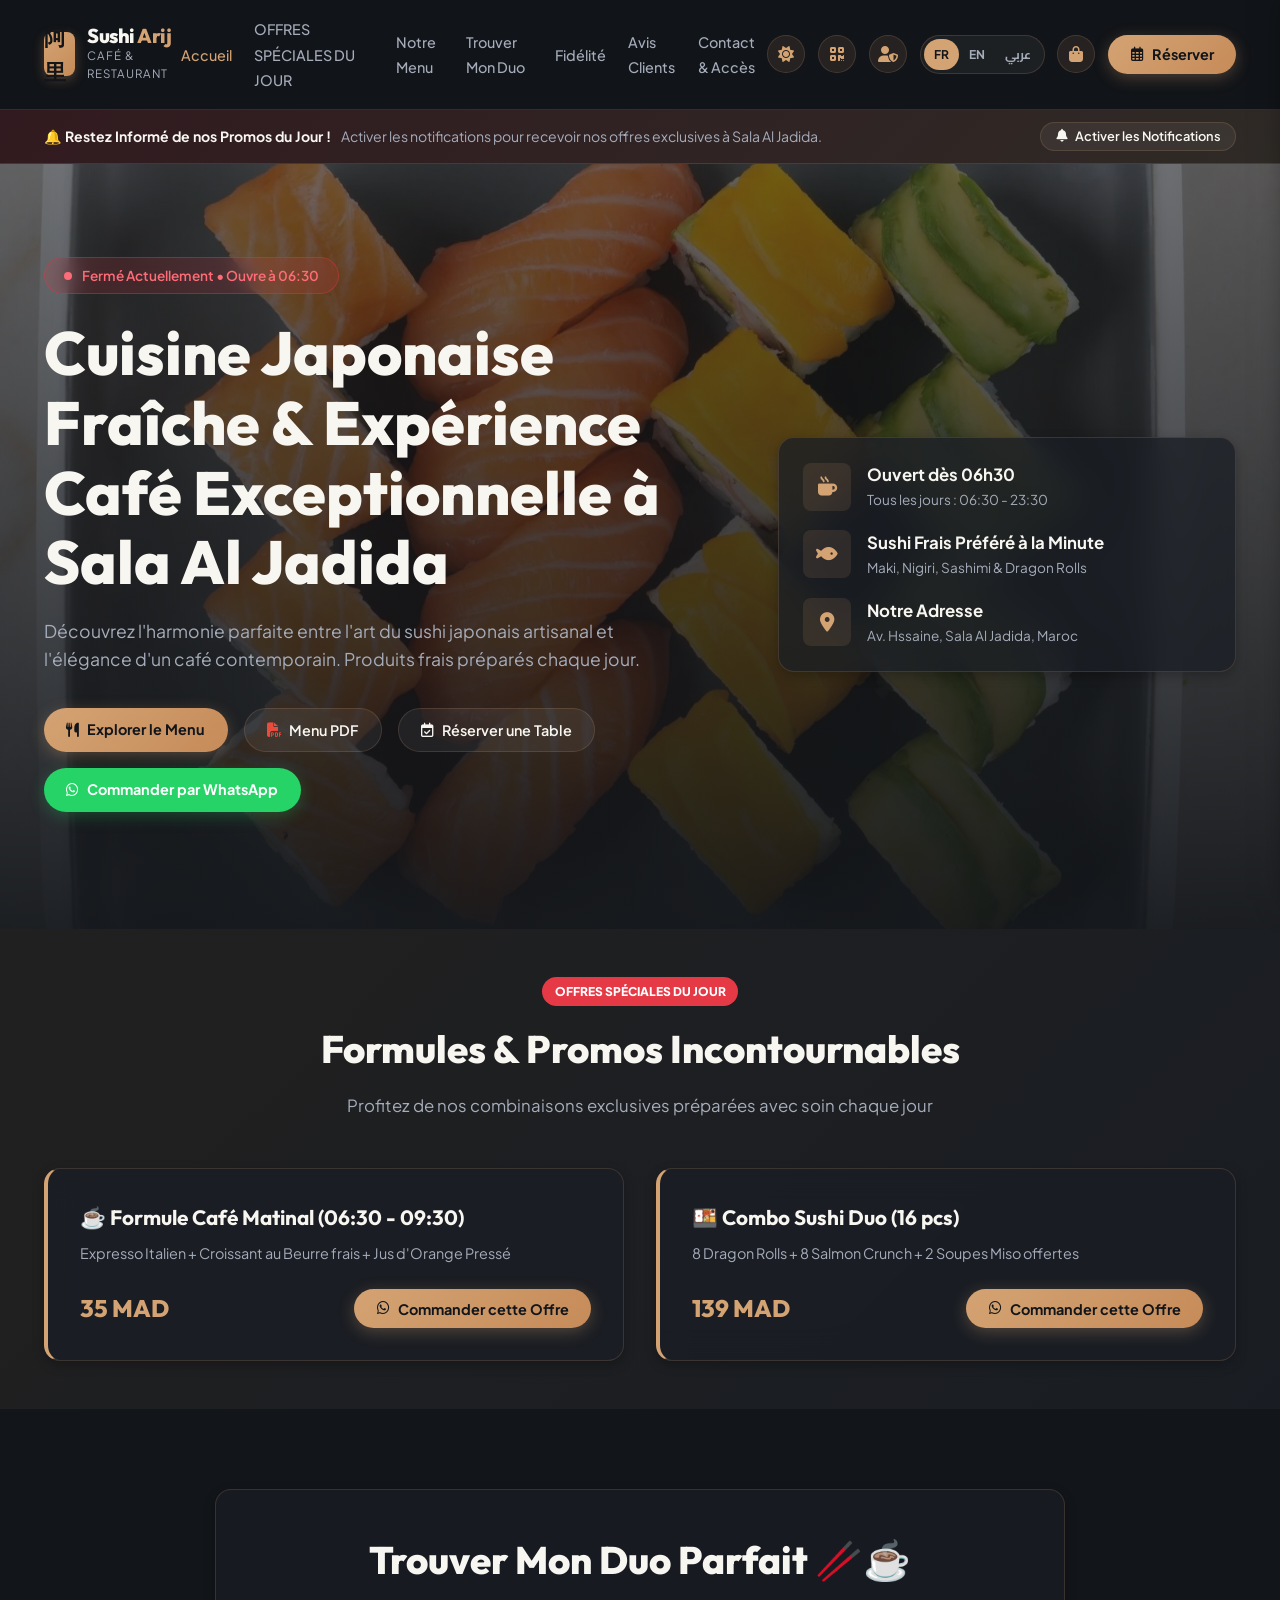
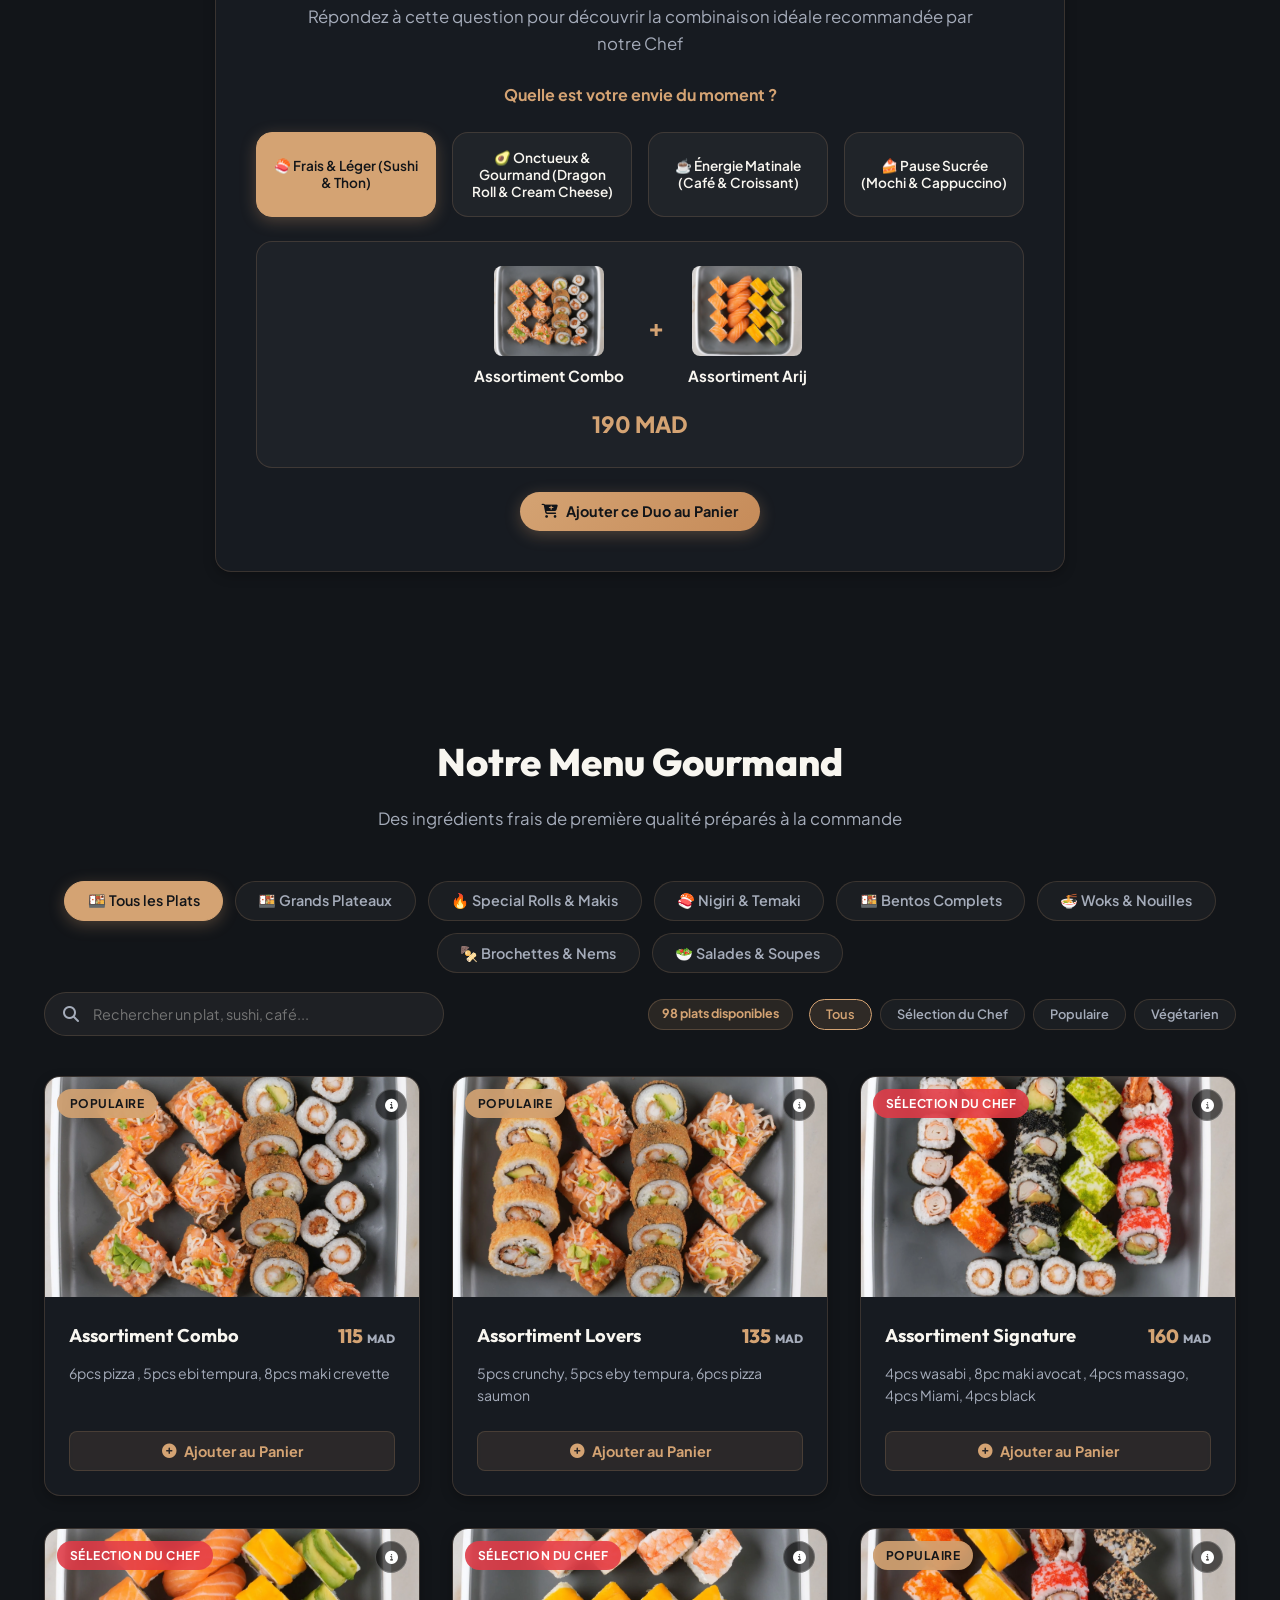
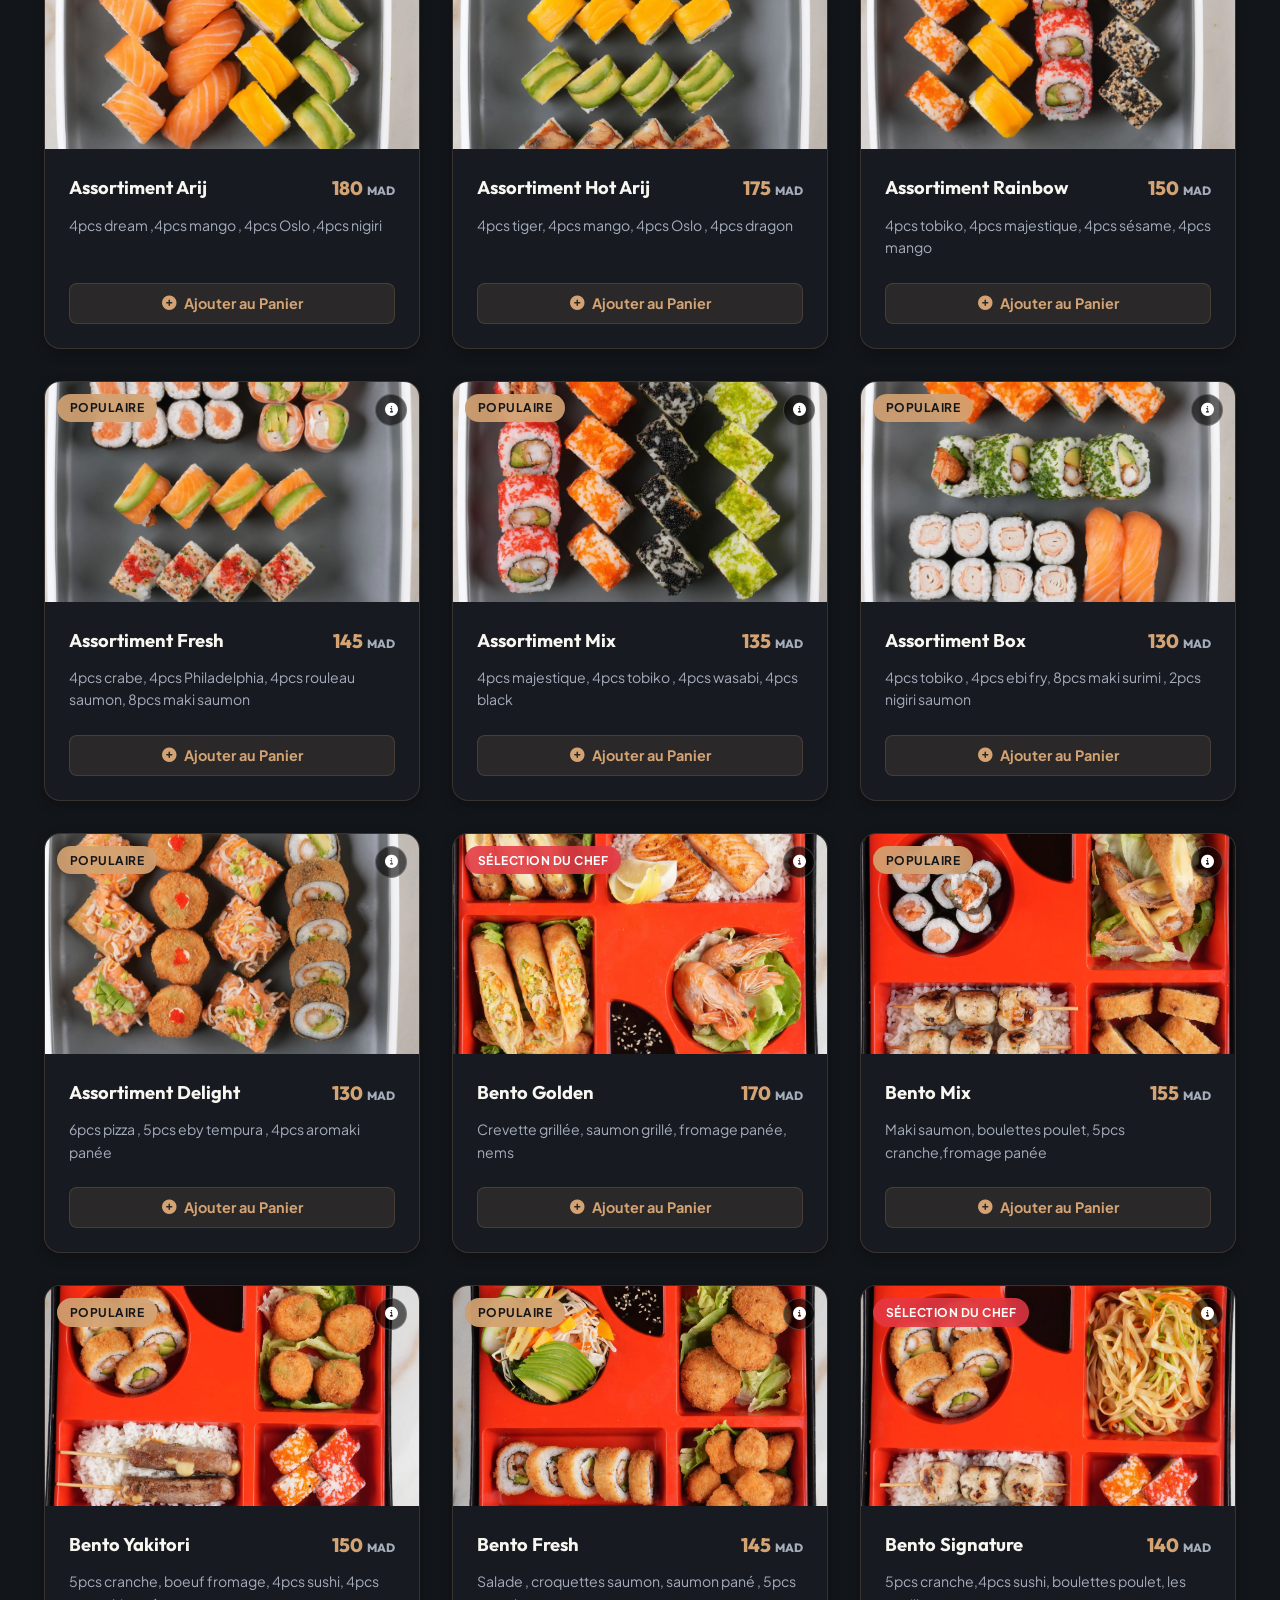
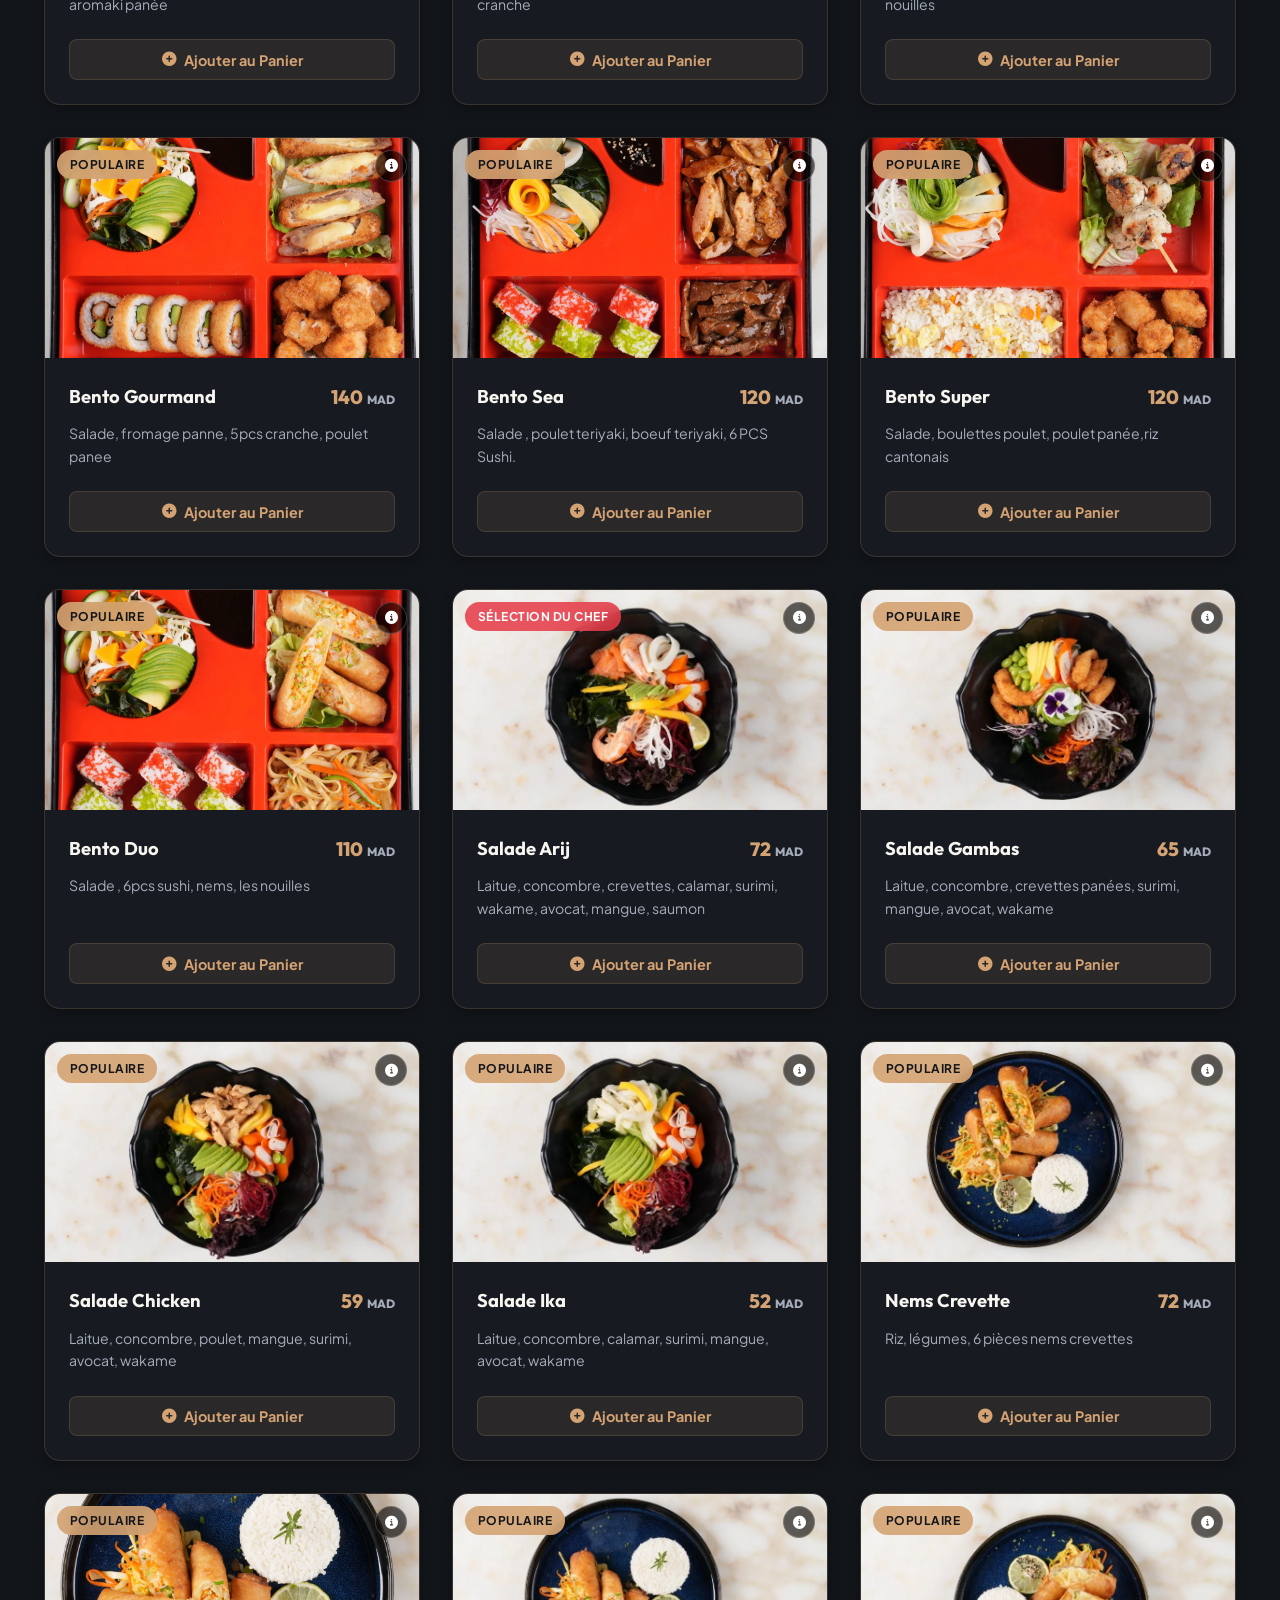
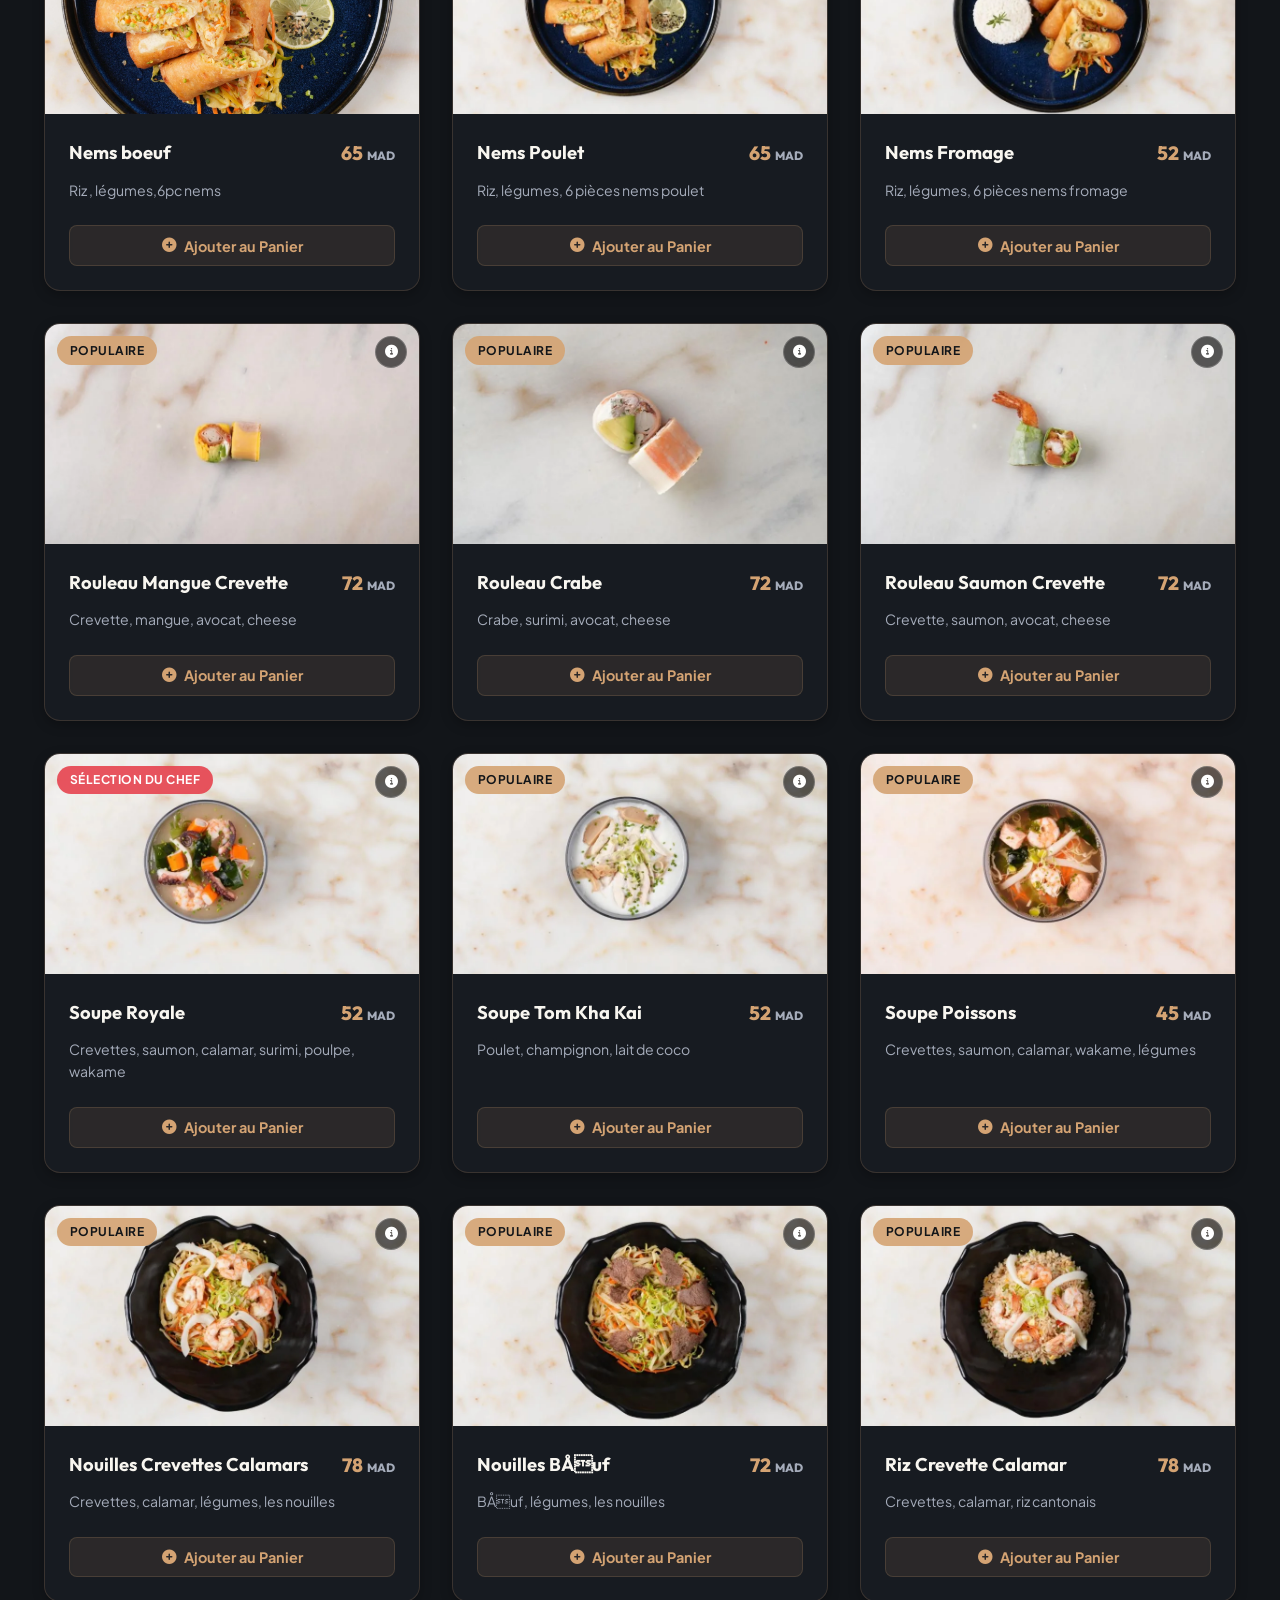
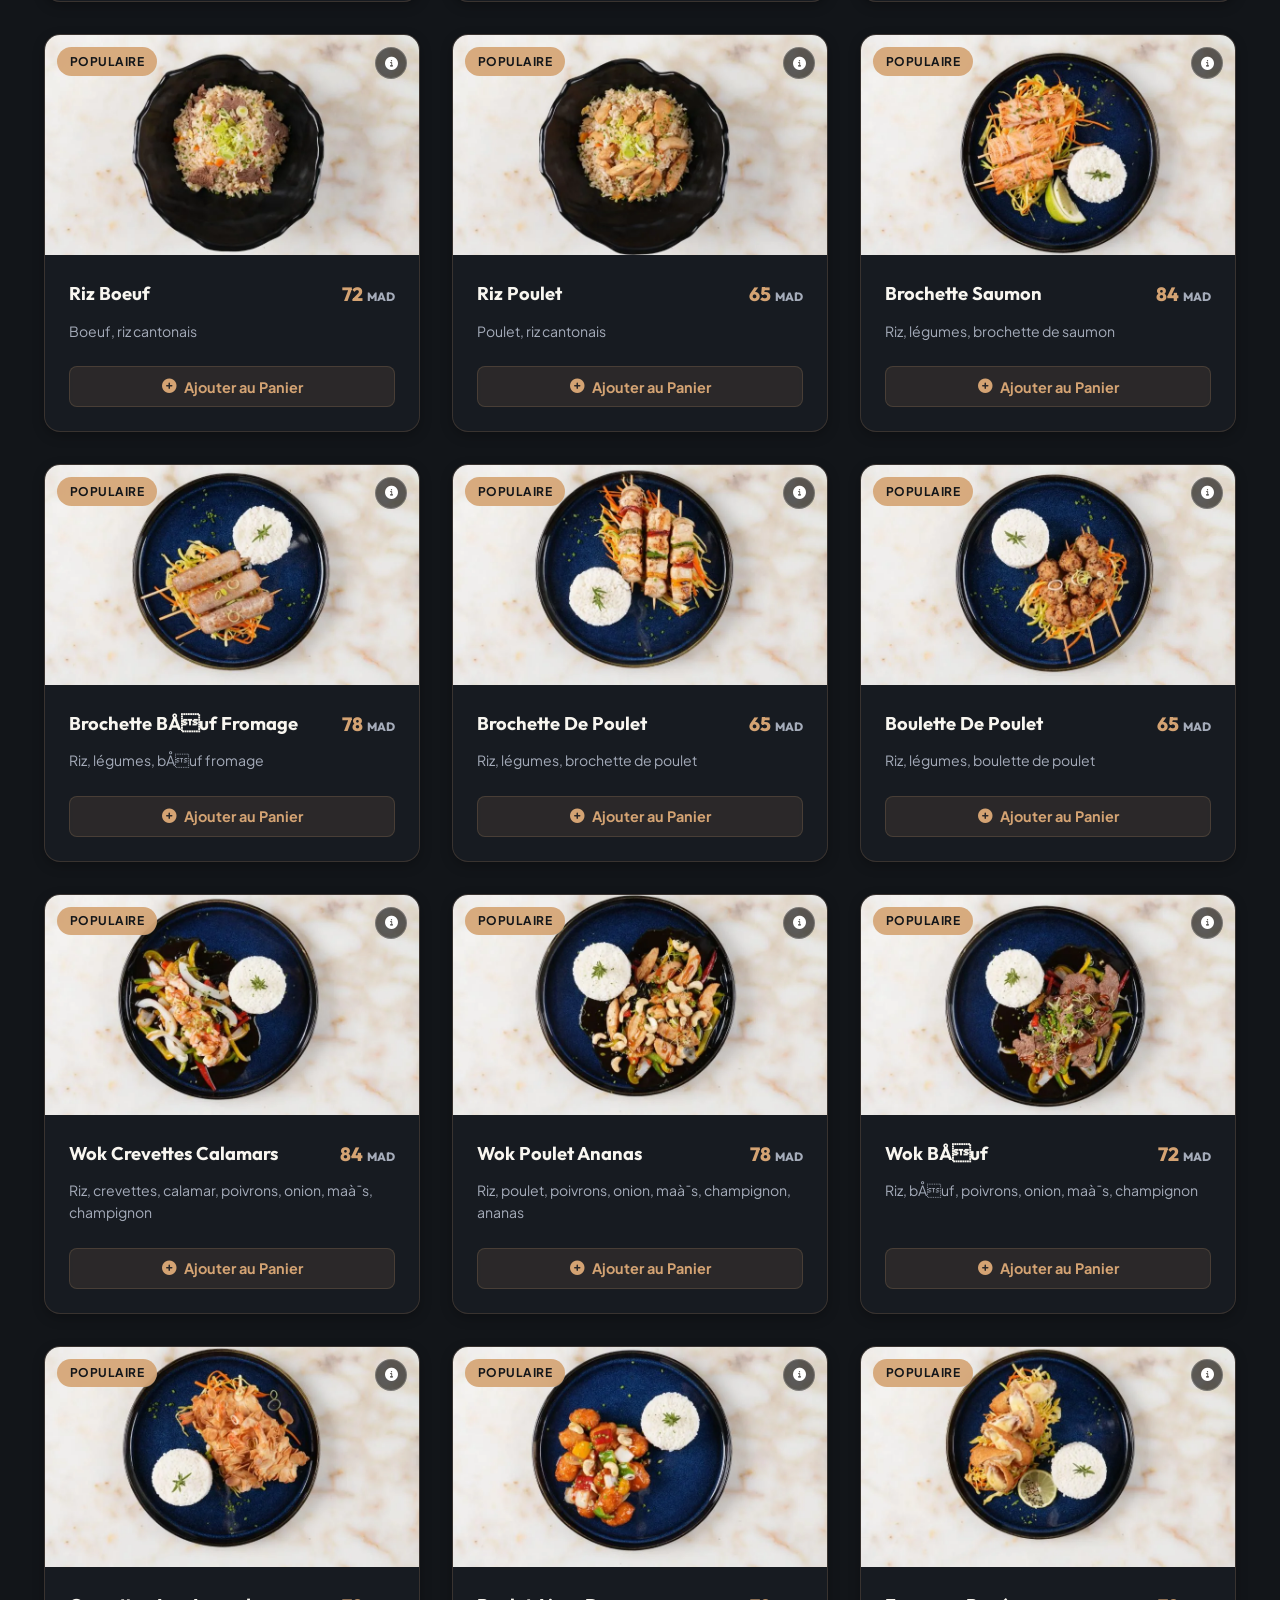
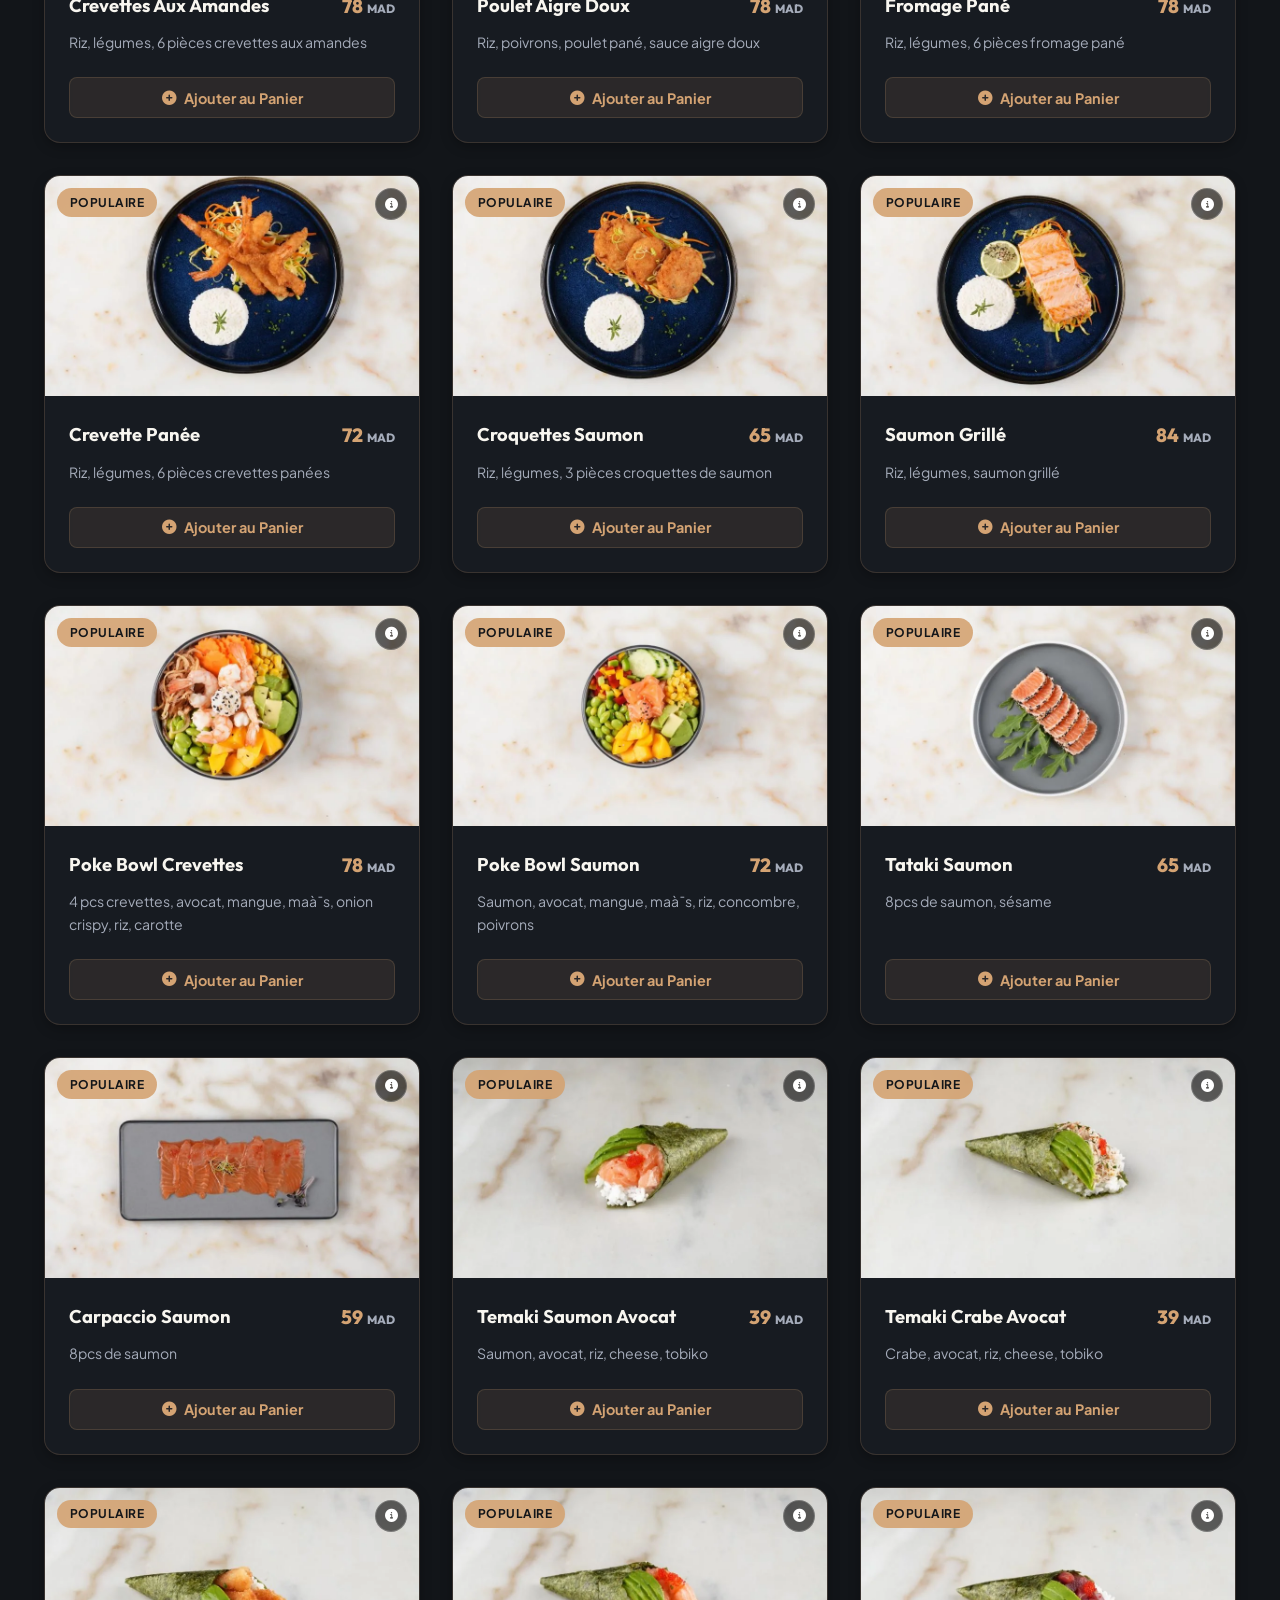
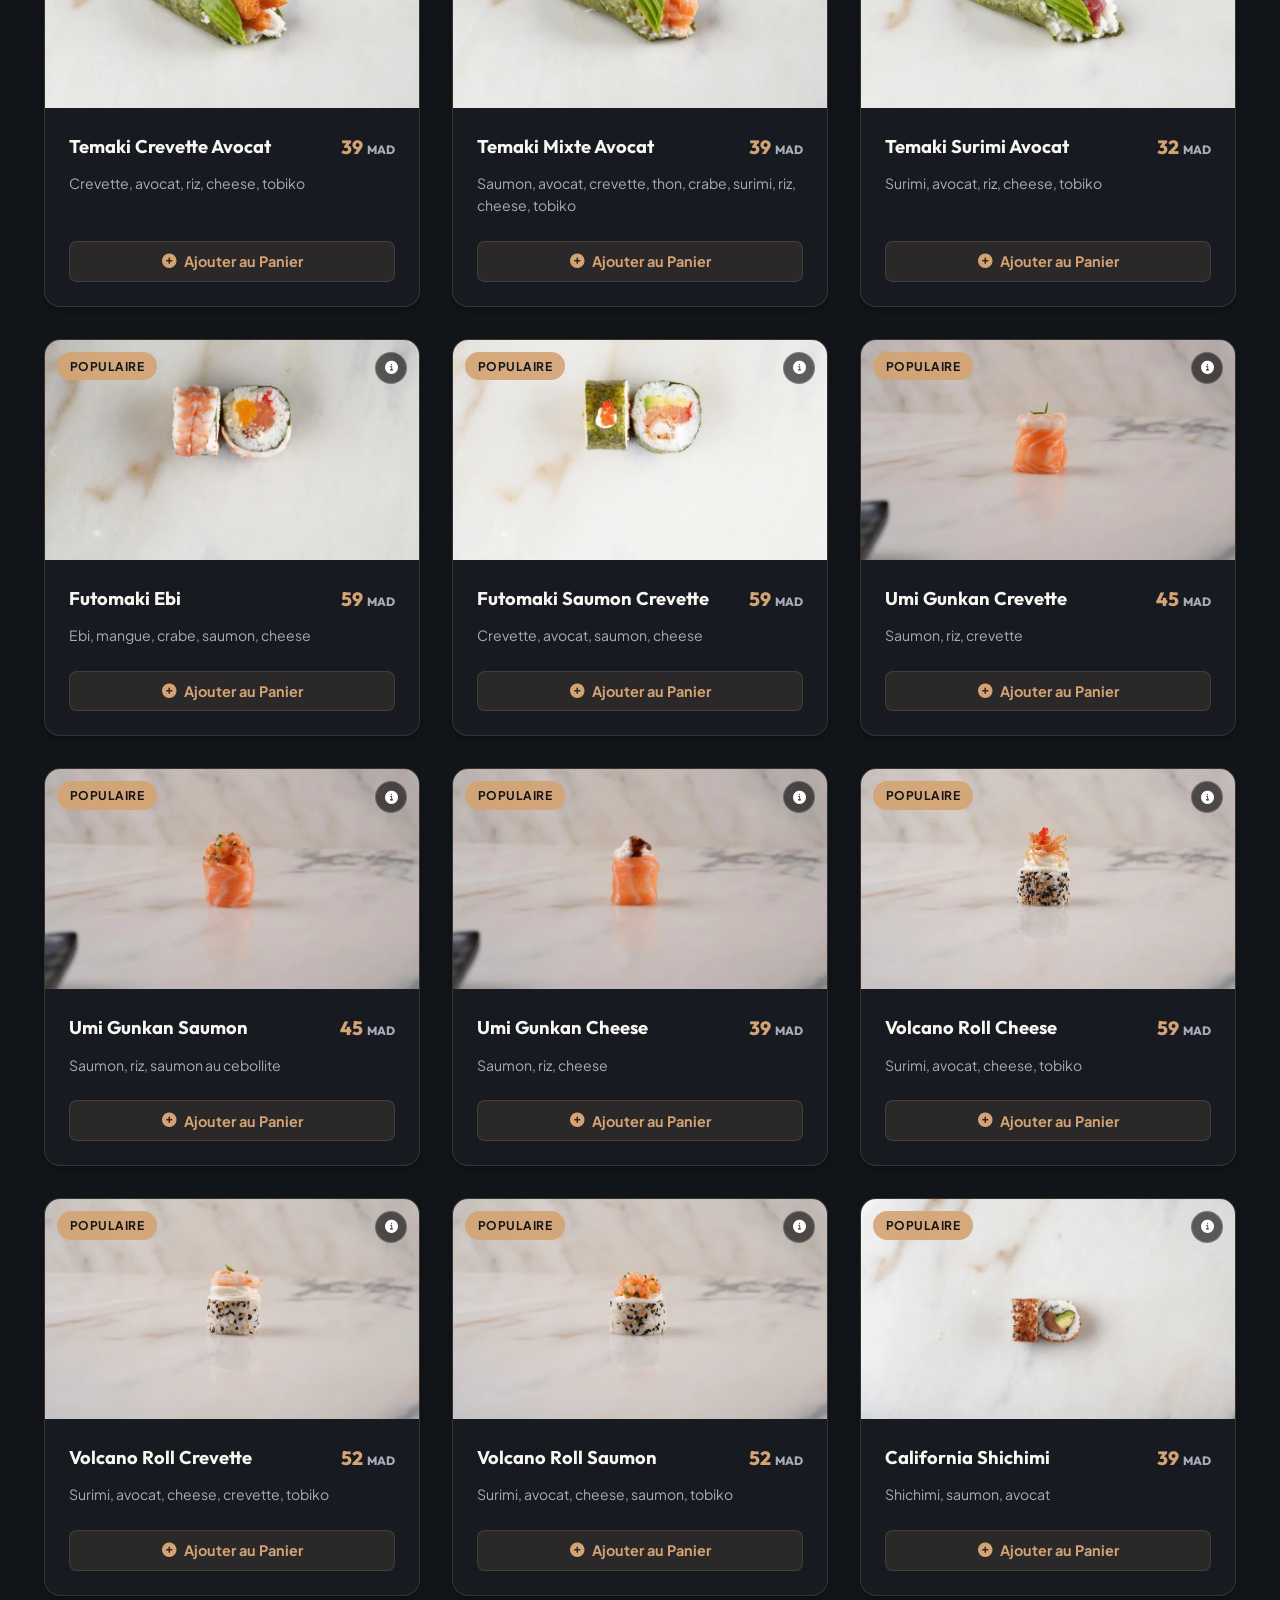
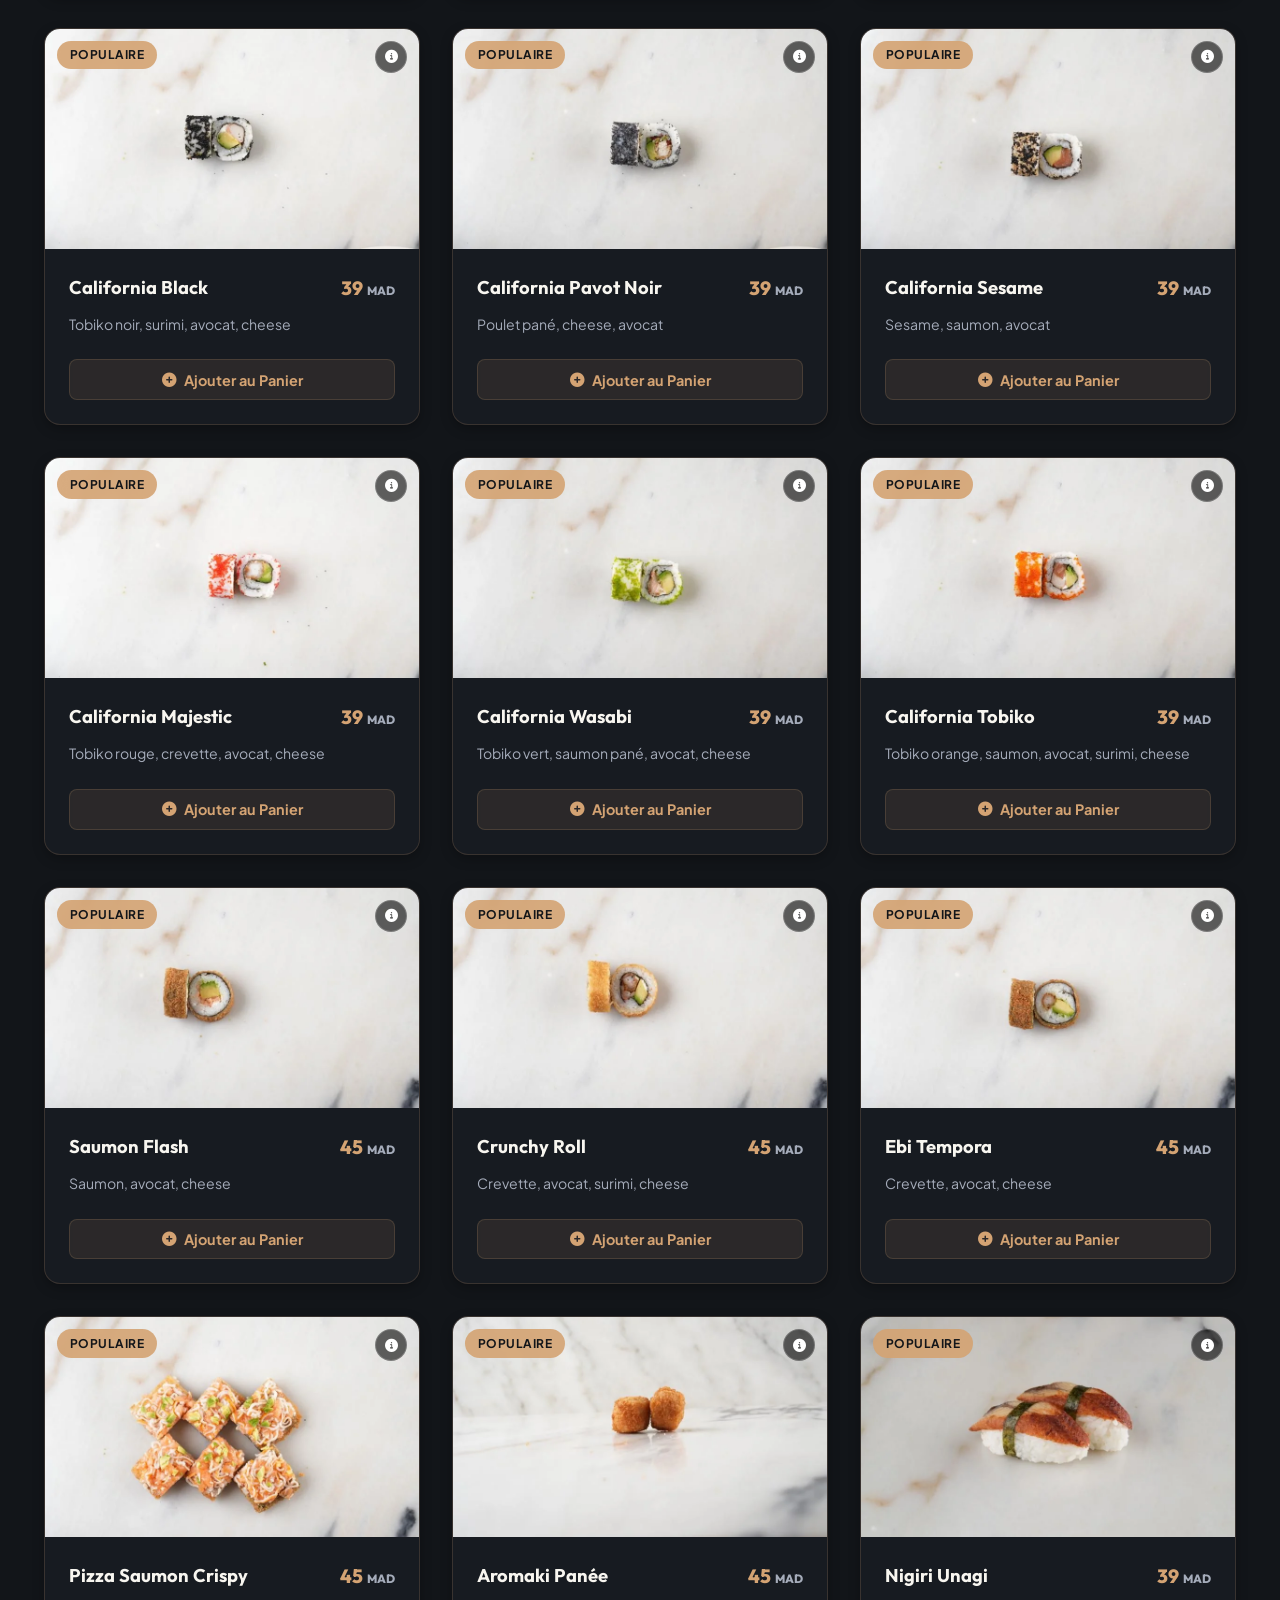
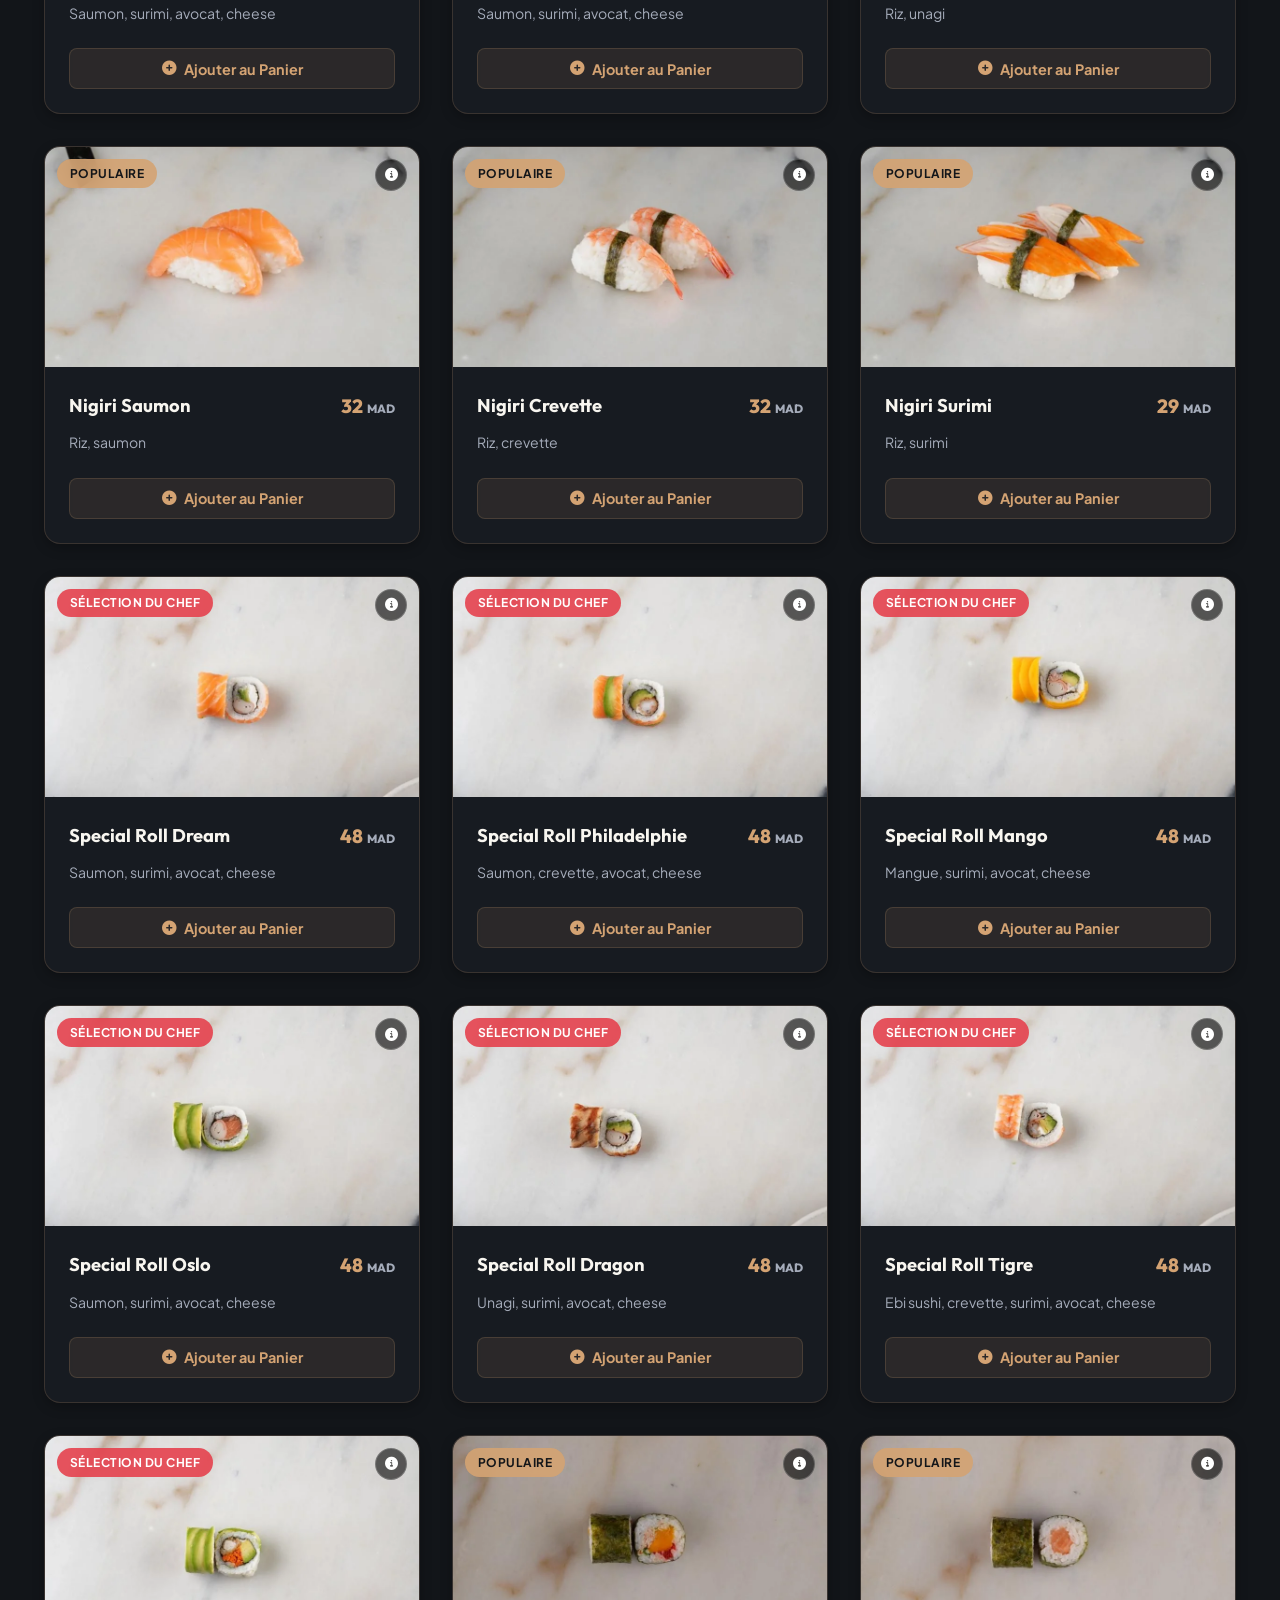
<file: index.html>
<!DOCTYPE html>
<html lang="fr" dir="ltr">
<head>
  <meta charset="UTF-8">
  <meta name="viewport" content="width=device-width, initial-scale=1.0">
  <title>Café & Restaurant Sushi Arij | Sala Al Jadida (Av. Hssaine)</title>
  <meta name="description" content="Café & Restaurant Sushi Arij à Sala Al Jadida. Dégustez nos sushi frais préparés à la minute, nos cafés d'exception et notre menu gourmand. Ouvert tous les jours de 06h30 à 23h30.">
  <meta name="keywords" content="sushi sala al jadida, restaurant sala al jadida, cafe sala al jadida, sushi arij, av hssaine, restaurant maroc, livraison sushi">
  <meta name="theme-color" content="#d4a373">

  <!-- Canonical URL -->
  <link rel="canonical" href="https://sushiarij.app/">

  <!-- Favicon & Touch Icons -->
  <link rel="icon" type="image/png" href="assets/menu/assortiment_arij.webp">
  <link rel="apple-touch-icon" href="assets/menu/assortiment_arij.webp">

  <!-- PWA Manifest -->
  <link rel="manifest" href="manifest.json">

  <!-- Open Graph / Facebook -->
  <meta property="og:title" content="Café & Restaurant Sushi Arij | Sala Al Jadida">
  <meta property="og:description" content="Cuisine Japonaise Fraîche & Expérience Café Exceptionnelle à Sala Al Jadida (Av. Hssaine).">
  <meta property="og:image" content="https://sushiarij.app/assets/menu/assortiment_arij.webp">
  <meta property="og:url" content="https://sushiarij.app/">
  <meta property="og:type" content="website">

  <!-- Twitter Card -->
  <meta name="twitter:card" content="summary_large_image">
  <meta name="twitter:title" content="Café & Restaurant Sushi Arij | Sala Al Jadida">
  <meta name="twitter:description" content="Cuisine Japonaise Fraîche & Expérience Café Exceptionnelle à Sala Al Jadida (Av. Hssaine).">
  <meta name="twitter:image" content="https://sushiarij.app/assets/menu/assortiment_arij.webp">

  <!-- Schema.org Structured Data (JSON-LD) for SEO -->
  <script type="application/ld+json">
  {
    "@context": "https://schema.org",
    "@type": "Restaurant",
    "name": "Café & Restaurant Sushi Arij",
    "url": "https://sushiarij.app/",
    "hasMenu": "https://sushiarij.app/#menu",
    "image": "https://sushiarij.app/assets/menu/assortiment_arij.webp",
    "telephone": "+212530007780",
    "servesCuisine": ["Japanese", "Sushi", "Asian", "Café", "Breakfast"],
    "priceRange": "$$",
    "acceptsReservations": "True",
    "address": {
      "@type": "PostalAddress",
      "streetAddress": "Av. Hssaine",
      "addressLocality": "Sala Al Jadida",
      "addressRegion": "Rabat-Salé-Kénitra",
      "addressCountry": "MA"
    },
    "geo": {
      "@type": "GeoCoordinates",
      "latitude": 33.9882027,
      "longitude": -6.7385552
    },
    "openingHoursSpecification": [
      {
        "@type": "OpeningHoursSpecification",
        "dayOfWeek": ["Monday", "Tuesday", "Wednesday", "Thursday", "Friday", "Saturday", "Sunday"],
        "opens": "06:30",
        "closes": "23:30"
      }
    ],
    "aggregateRating": {
      "@type": "AggregateRating",
      "ratingValue": "4.8",
      "reviewCount": "184"
    }
  }
  </script>

  <!-- FontAwesome Icons -->
  <link rel="stylesheet" href="https://cdnjs.cloudflare.com/ajax/libs/font-awesome/6.4.0/css/all.min.css">
  
  <!-- App Stylesheet -->
  <link rel="stylesheet" href="css/styles.css?v=7.1">
</head>
<body>

  <!-- ==========================================================================
       Header & Navigation
       ========================================================================== -->
  <header class="header">
    <div class="container header-container">
      <a href="#" class="brand-logo">
        <div class="logo-icon">阿里</div>
        <div class="logo-text">
          <span class="brand-title">Sushi <span>Arij</span></span>
          <span class="brand-sub">Café & Restaurant</span>
        </div>
      </a>

      <nav>
        <ul class="nav-links" id="nav-links">
          <li><a href="#hero" class="active" data-i18n="nav_home">Accueil</a></li>
          <li><a href="#specials" data-i18n="specials_badge">Offres</a></li>
          <li><a href="#menu" data-i18n="nav_menu">Notre Menu</a></li>
          <li><a href="#pairing" data-i18n="nav_pairing">Trouver Mon Duo</a></li>
          <li><a href="#loyalty" data-i18n="nav_loyalty">Fidélité</a></li>
          <li><a href="#reviews" data-i18n="nav_reviews">Avis Clients</a></li>
          <li><a href="#contact" data-i18n="nav_contact">Contact & Accès</a></li>
        </ul>
      </nav>

      <div class="header-actions">
        <!-- Theme Toggle -->
        <button class="theme-toggle-btn" id="theme-toggle-btn" title="Changer le thème">
          <i class="fas fa-sun" id="theme-toggle-icon"></i>
        </button>

        <!-- QR Code Trigger -->
        <button class="cart-toggle" id="qr-modal-btn" title="QR Code Sur Place">
          <i class="fas fa-qrcode"></i>
        </button>

        <!-- Admin Portal Quick Access -->
        <a href="admin.html" class="cart-toggle" title="Admin Portal" target="_blank">
          <i class="fas fa-user-shield"></i>
        </a>

        <!-- Language Switcher -->
        <div class="lang-switcher">
          <button class="lang-btn active" data-lang="fr">FR</button>
          <button class="lang-btn" data-lang="en">EN</button>
          <button class="lang-btn" data-lang="ar">عربي</button>
        </div>

        <!-- Cart Drawer Toggle -->
        <button class="cart-toggle" id="cart-toggle-btn" aria-label="Voir le Panier">
          <i class="fas fa-shopping-bag"></i>
          <span class="cart-count" id="cart-count-badge" style="display: none;">0</span>
        </button>

        <!-- Reservation CTA -->
        <button class="btn-primary trigger-reservation-modal">
          <i class="far fa-calendar-alt"></i>
          <span data-i18n="nav_reserve">Réserver</span>
        </button>

        <button class="mobile-toggle" id="mobile-menu-toggle" aria-label="Menu Toggle">
          <i class="fas fa-bars"></i>
        </button>
      </div>
    </div>
  </header>

  <!-- Push Banner -->
  <div class="push-banner">
    <div class="container push-container">
      <div>
        <strong data-i18n="push_title">🔔 Restez Informé de nos Promos du Jour !</strong>
        <span style="color: var(--text-muted); margin-left: 0.5rem;" data-i18n="push_desc">Activer les notifications pour recevoir nos offres exclusives à Sala Al Jadida.</span>
      </div>
      <button class="btn-secondary" onclick="requestNotificationPermission()" style="padding: 0.35rem 0.9rem; font-size: 0.8rem;">
        <i class="fas fa-bell"></i>
        <span data-i18n="btn_push_subscribe">Activer les Notifications</span>
      </button>
    </div>
  </div>

  <!-- ==========================================================================
       Hero Section
       ========================================================================== -->
  <section class="hero" id="hero">
    <div class="container">
      <div class="hero-grid">
        <div class="hero-content">
          <div class="status-badge open" id="open-status-badge">
            <span class="pulse-dot"></span>
            <span data-i18n="status_open">Ouvert Actuellement • 06:30 - 23:30</span>
          </div>

          <h1 class="hero-title" data-i18n="tagline">
            Cuisine Japonaise Fraîche & Expérience Café Exceptionnelle à <span>Sala Al Jadida</span>
          </h1>

          <p class="hero-subtitle" data-i18n="hero_subtext">
            Découvrez l'harmonie parfaite entre l'art du sushi japonais artisanal et l'élégance d'un café contemporain. Produits frais préparés chaque jour sur l'Avenue Hssaine.
          </p>

          <div class="hero-cta-group">
            <a href="#menu" class="btn-primary">
              <i class="fas fa-utensils"></i>
              <span data-i18n="btn_explore_menu">Explorer le Menu</span>
            </a>
            <button class="btn-secondary" onclick="downloadMenuPDF()">
              <i class="fas fa-file-pdf" style="color: #e74c3c;"></i>
              <span data-i18n="btn_download_pdf">Télécharger Menu PDF</span>
            </button>
            <button class="btn-secondary trigger-reservation-modal">
              <i class="far fa-calendar-check"></i>
              <span data-i18n="btn_reserve_table">Réserver une Table</span>
            </button>
            <a href="https://wa.me/212530007780" target="_blank" class="btn-whatsapp">
              <i class="fab fa-whatsapp"></i>
              <span data-i18n="btn_whatsapp_order">Commander par WhatsApp</span>
            </a>
          </div>
        </div>

        <div class="hero-card-preview glass-card">
          <div class="preview-stat-item">
            <div class="preview-icon"><i class="fas fa-mug-hot"></i></div>
            <div class="preview-info">
              <h4 data-i18n="feat_1_title">Ouvert dès 06h30</h4>
              <p data-i18n="info_hours_val">Tous les jours : 06:30 - 23:30</p>
            </div>
          </div>
          <div class="preview-stat-item">
            <div class="preview-icon"><i class="fas fa-fish"></i></div>
            <div class="preview-info">
              <h4 data-i18n="feat_2_title">Sushi Frais Préparé à la Minute</h4>
              <p>Maki, Nigiri, Sashimi & Dragon Rolls</p>
            </div>
          </div>
          <div class="preview-stat-item">
            <div class="preview-icon"><i class="fas fa-map-marker-alt"></i></div>
            <div class="preview-info">
              <h4 data-i18n="info_loc_title">Notre Adresse</h4>
              <p data-i18n="info_loc_val">Av. Hssaine, Sala Al Jadida, Maroc</p>
            </div>
          </div>
        </div>
      </div>
    </div>
  </section>

  <!-- ==========================================================================
       Specials & Daily Combos Section
       ========================================================================== -->
  <section class="specials-section" id="specials">
    <div class="container">
      <div class="section-header">
        <span class="specials-badge-pill" data-i18n="specials_badge">OFFRES SPÉCIALES DU JOUR</span>
        <h2 class="section-title" data-i18n="specials_title">Formules & Promos Incontournables</h2>
        <p class="section-subtitle" data-i18n="specials_sub">Profitez de nos combinaisons exclusives préparées avec soin chaque jour</p>
      </div>

      <div class="specials-grid">
        <div class="specials-card glass-card">
          <div>
            <h3 data-i18n="combo1_title">☕ Formule Café Matinal (06:30 - 09:30)</h3>
            <p data-i18n="combo1_desc">Expresso Italien + Croissant au Beurre frais + Jus d'Orange Pressé</p>
          </div>
          <div class="specials-footer">
            <span class="specials-price" data-i18n="combo1_price">35 MAD</span>
            <button class="btn-primary" onclick="orderCombo('combo1_title', '35 MAD')">
              <i class="fab fa-whatsapp"></i>
              <span data-i18n="btn_order_combo">Commander cette Offre</span>
            </button>
          </div>
        </div>

        <div class="specials-card glass-card">
          <div>
            <h3 data-i18n="combo2_title">🍱 Combo Sushi Duo (16 pcs)</h3>
            <p data-i18n="combo2_desc">8 Dragon Rolls + 8 Salmon Crunch + 2 Soupes Miso offertes</p>
          </div>
          <div class="specials-footer">
            <span class="specials-price" data-i18n="combo2_price">139 MAD</span>
            <button class="btn-primary" onclick="orderCombo('combo2_title', '139 MAD')">
              <i class="fab fa-whatsapp"></i>
              <span data-i18n="btn_order_combo">Commander cette Offre</span>
            </button>
          </div>
        </div>
      </div>
    </div>
  </section>

  <!-- ==========================================================================
       Pairing Helper Wizard
       ========================================================================== -->
  <section class="section" id="pairing">
    <div class="container">
      <div class="pairing-wizard-card glass-card">
        <div class="section-header" style="margin-bottom: 1.5rem;">
          <h2 class="section-title" data-i18n="pairing_title">Trouver Mon Duo Parfait 🥢☕</h2>
          <p class="section-subtitle" data-i18n="pairing_sub">Répondez à cette question pour découvrir la combinaison idéale recommandée par notre Chef</p>
        </div>

        <h4 style="text-align: center; font-size: 1rem; color: var(--accent-gold);" data-i18n="pairing_q1">Quelle est votre envie du moment ?</h4>
        <div class="pairing-options-grid">
          <button class="pairing-option-btn active" data-mood="fresh" onclick="selectPairingMood('fresh')" data-i18n="mood_fresh">🍣 Frais & Léger</button>
          <button class="pairing-option-btn" data-mood="rich" onclick="selectPairingMood('rich')" data-i18n="mood_rich">🥑 Onctueux & Gourmand</button>
          <button class="pairing-option-btn" data-mood="breakfast" onclick="selectPairingMood('breakfast')" data-i18n="mood_breakfast">☕ Énergie Matinale</button>
          <button class="pairing-option-btn" data-mood="sweet" onclick="selectPairingMood('sweet')" data-i18n="mood_sweet">🍰 Pause Sucrée</button>
        </div>

        <div class="pairing-result-box" id="pairing-result-card">
          <!-- Injected dynamically -->
        </div>

        <div style="text-align: center;">
          <button class="btn-primary" onclick="addCurrentPairingToCart()">
            <i class="fas fa-cart-plus"></i>
            <span data-i18n="btn_add_pairing_cart">Ajouter ce Duo au Panier</span>
          </button>
        </div>
      </div>
    </div>
  </section>

  <!-- ==========================================================================
       Menu Showcase (Interactive Tabs)
       ========================================================================== -->
  <section class="section" id="menu">
    <div class="container">
      <div class="section-header">
        <h2 class="section-title" data-i18n="section_menu_title">Notre Menu Gourmand</h2>
        <p class="section-subtitle" data-i18n="section_menu_sub">Des ingrédients frais de première qualité préparés à la commande</p>
      </div>

      <div class="category-tabs-wrapper">
        <button class="category-tab active" data-category="all" data-i18n="cat_all">🍱 Tous les Plats</button>
        <button class="category-tab" data-category="plateaux" data-i18n="cat_plateaux">🍱 Grands Plateaux</button>
        <button class="category-tab" data-category="rolls" data-i18n="cat_rolls">🔥 Special Rolls & Makis</button>
        <button class="category-tab" data-category="nigiri" data-i18n="cat_nigiri">🍣 Nigiri & Temaki</button>
        <button class="category-tab" data-category="bentos" data-i18n="cat_bentos">🍱 Bentos Complets</button>
        <button class="category-tab" data-category="woks" data-i18n="cat_woks">🍜 Woks & Nouilles</button>
        <button class="category-tab" data-category="brochettes" data-i18n="cat_brochettes">🍢 Brochettes & Nems</button>
        <button class="category-tab" data-category="salades" data-i18n="cat_salades">🥗 Salades & Soupes</button>
      </div>

      <!-- Sub-category quick filter chips (Phase 5) -->
      <div class="sub-filter-wrapper">
        <div id="sub-filter-chips" class="sub-filter-chips">
          <!-- Dynamically populated by app.js based on active category -->
        </div>
      </div>

      <div class="menu-controls">
        <div class="search-box">
          <i class="fas fa-search"></i>
          <input type="text" id="menu-search" class="search-input" placeholder="Rechercher un plat, sushi, café..." data-i18n-placeholder="search_placeholder">
        </div>

        <div style="display: flex; align-items: center; gap: 1rem; flex-wrap: wrap;">
          <span id="menu-counter-badge" class="menu-counter-badge">98 plats disponibles</span>
          <div class="filter-chips">
            <button class="filter-chip active" data-filter="all" data-i18n="filter_all">Tous</button>
            <button class="filter-chip" data-filter="chef" data-i18n="filter_chef">Sélection du Chef</button>
            <button class="filter-chip" data-filter="popular" data-i18n="filter_popular">Populaire</button>
            <button class="filter-chip" data-filter="veg" data-i18n="filter_veg">Végétarien</button>
          </div>
        </div>
      </div>

      <div class="menu-grid" id="menu-items-grid">
        <!-- Rendered dynamically by app.js -->
      </div>
    </div>
  </section>

  <!-- ==========================================================================
       Loyalty Section
       ========================================================================== -->
  <section class="section" id="loyalty">
    <div class="container">
      <div class="loyalty-card-container glass-card">
        <h2 class="section-title" data-i18n="loyalty_title">Carte de Fidélité Digital Arij</h2>
        <p class="section-subtitle" data-i18n="loyalty_sub">Cumulez 5 commandes via WhatsApp et recevez un Mochi Glacé ou un Cappuccino gratuit !</p>

        <div class="stamps-grid">
          <div class="stamp-box active"><i class="fas fa-check"></i></div>
          <div class="stamp-box active"><i class="fas fa-check"></i></div>
          <div class="stamp-box active"><i class="fas fa-check"></i></div>
          <div class="stamp-box"><i class="fas fa-gift"></i></div>
          <div class="stamp-box"><i class="fas fa-gift"></i></div>
        </div>

        <p style="font-weight: 700; color: var(--accent-gold);" data-i18n="loyalty_stamp_count">Vos Tampons Acquis : 3 / 5</p>
        <p style="font-size: 0.88rem; color: var(--text-muted); margin-top: 0.4rem;" data-i18n="loyalty_reward_unlocked">Plus que 2 commandes pour votre cadeau !</p>
      </div>
    </div>
  </section>

  <!-- ==========================================================================
       Features Section
       ========================================================================== -->
  <section class="section" id="features">
    <div class="container">
      <div class="section-header">
        <h2 class="section-title" data-i18n="section_features_title">Pourquoi Choisir Sushi Arij ?</h2>
        <p class="section-subtitle" data-i18n="section_features_sub">L'alliance unique de la haute gastronomie japonaise et du café marocain contemporain</p>
      </div>

      <div class="features-grid">
        <div class="feature-card glass-card">
          <div class="feature-icon-wrap"><i class="fas fa-coffee"></i></div>
          <h3 data-i18n="feat_1_title">Ouvert dès 06h30</h3>
          <p data-i18n="feat_1_desc">Savourez votre café matinal, expresso italien et viennoiseries fraîches dès les premières heures de la journée.</p>
        </div>

        <div class="feature-card glass-card">
          <div class="feature-icon-wrap"><i class="fas fa-fish"></i></div>
          <h3 data-i18n="feat_2_title">Sushi Frais Préparé à la Minute</h3>
          <p data-i18n="feat_2_desc">Nos chefs sushimans découpent les meilleurs saumons et thons frais pour des maki, nigiri et sashimi d'exception.</p>
        </div>

        <div class="feature-card glass-card">
          <div class="feature-icon-wrap"><i class="fas fa-couch"></i></div>
          <h3 data-i18n="feat_3_title">Cadre Contemporain & Familial</h3>
          <p data-i18n="feat_3_desc">Espace climatisé, terrasse ensoleillée et banquettes confortables pour tous vos repas et rendez-vous.</p>
        </div>

        <div class="feature-card glass-card">
          <div class="feature-icon-wrap"><i class="fas fa-glass-cheers"></i></div>
          <h3 data-i18n="btn_private_event">Événements Privés & Anniversaires</h3>
          <p style="font-size: 0.85rem; color: var(--text-muted); margin-bottom: 1rem;">Organisez vos fêtes et repas de groupe avec nos formules sur-mesure.</p>
          <button class="btn-secondary" id="evt-modal-btn" style="padding: 0.4rem 1rem; font-size: 0.82rem;">
            <i class="fas fa-calendar-plus"></i>
            <span data-i18n="btn_private_event">Organiser un Événement</span>
          </button>
        </div>
      </div>
    </div>
  </section>

  <!-- ==========================================================================
       Customer Reviews Section
       ========================================================================== -->
  <section class="section" id="reviews">
    <div class="container">
      <div class="section-header">
        <h2 class="section-title" data-i18n="section_reviews_title">Ce que disent nos Clients</h2>
        <p class="section-subtitle" data-i18n="section_reviews_sub">Plus de 4.8 étoiles sur Google Maps avec des centaines d'avis passionnés</p>
      </div>

      <div class="reviews-grid">
        <div class="review-card glass-card">
          <div class="review-stars">
            <i class="fas fa-star"></i><i class="fas fa-star"></i><i class="fas fa-star"></i><i class="fas fa-star"></i><i class="fas fa-star"></i>
          </div>
          <p data-i18n="review1_text">"Le meilleur sushi de Sala Al Jadida ! Les saumons sont ultra frais et l'ambiance café le matin est parfaite pour travailler au calme."</p>
          <div class="review-author">
            <h4 data-i18n="review1_author">Youssef B.</h4>
            <span data-i18n="review1_role">Guide Local • 5/5</span>
          </div>
        </div>

        <div class="review-card glass-card">
          <div class="review-stars">
            <i class="fas fa-star"></i><i class="fas fa-star"></i><i class="fas fa-star"></i><i class="fas fa-star"></i><i class="fas fa-star"></i>
          </div>
          <p data-i18n="review2_text">"Cadre magnifique sur l'Avenue Hssaine. Le cappuccino caramel et les dragon rolls sont divins. Service rapide et chaleureux !"</p>
          <div class="review-author">
            <h4 data-i18n="review2_author">Sarah K.</h4>
            <span data-i18n="review2_role">Client Régulier • 5/5</span>
          </div>
        </div>

        <div class="review-card glass-card">
          <div class="review-stars">
            <i class="fas fa-star"></i><i class="fas fa-star"></i><i class="fas fa-star"></i><i class="fas fa-star"></i><i class="fas fa-star"></i>
          </div>
          <p data-i18n="review3_text">"Excellent rapport qualité-prix. Commande par WhatsApp reçue en 25 min à domicile à Sala Al Jadida. Je recommande vivement !"</p>
          <div class="review-author">
            <h4 data-i18n="review3_author">Amine M.</h4>
            <span data-i18n="review3_role">Client Livraison • 5/5</span>
          </div>
        </div>
      </div>

      <div style="text-align: center; margin-top: 2rem;">
        <a href="https://search.google.com/local/writereview?placeid=ChIJ5Y1VfhdApw0RXFxKR5U3gTs" target="_blank" class="btn-google-review">
          <i class="fab fa-google"></i>
          <span data-i18n="btn_leave_google_review">⭐ Laisser un Avis sur Google (5★)</span>
        </a>
      </div>
    </div>
  </section>

  <!-- ==========================================================================
       Ambiance & Gallery
       ========================================================================== -->
  <section class="section" id="ambiance">
    <div class="container">
      <div class="section-header">
        <h2 class="section-title" data-i18n="section_ambiance_title">Ambiance & Décoration</h2>
        <p class="section-subtitle" data-i18n="section_ambiance_sub">Un espace moderne et chaleureux conçu pour vos moments en famille ou entre amis</p>
      </div>

      <div class="ambiance-grid">
        <div class="ambiance-item">
          <img src="assets/menu/bento_golden.webp" alt="Bentos & Plats Chauds Sushi Arij" loading="lazy">
          <div class="ambiance-overlay">
            <h4>Bentos & Plats Chauds Gourmands</h4>
          </div>
        </div>
        <div class="ambiance-item">
          <img src="assets/menu/special_roll_dragon.webp" alt="Special Rolls Sushi Arij" loading="lazy">
          <div class="ambiance-overlay">
            <h4>Spécialités Dragon & Rolls d'Exception</h4>
          </div>
        </div>
        <div class="ambiance-item">
          <img src="assets/menu/salade_arij.webp" alt="Salades & Entrées Sushi Arij" loading="lazy">
          <div class="ambiance-overlay">
            <h4>Salades Fraîches & Poké Bowls</h4>
          </div>
        </div>
        <div class="ambiance-item">
          <img src="assets/menu/assortiment_arij.webp" alt="Grands Plateaux Sushi Arij" loading="lazy">
          <div class="ambiance-overlay">
            <h4>Grands Plateaux & Assortiments</h4>
          </div>
        </div>
      </div>
    </div>
  </section>

  <!-- ==========================================================================
       Location & Contact Section
       ========================================================================== -->
  <section class="section" id="contact">
    <div class="container">
      <div class="section-header">
        <h2 class="section-title" data-i18n="section_contact_title">Où Nous Trouver</h2>
        <p class="section-subtitle" data-i18n="section_contact_sub">Au cœur de Sala Al Jadida sur l'Avenue Hssaine</p>
      </div>

      <div class="contact-grid">
        <div class="contact-info-card glass-card">
          <div class="info-block">
            <div class="info-icon"><i class="fas fa-map-marker-alt"></i></div>
            <div class="info-content">
              <h4 data-i18n="info_loc_title">Notre Adresse</h4>
              <p data-i18n="info_loc_val">Av. Hssaine, Sala Al Jadida, Maroc</p>
            </div>
          </div>

          <div class="info-block">
            <div class="info-icon"><i class="fas fa-clock"></i></div>
            <div class="info-content">
              <h4 data-i18n="info_hours_title">Heures d'Ouverture</h4>
              <p data-i18n="info_hours_val">Tous les jours : 06:30 - 23:30</p>
            </div>
          </div>

          <div class="info-block">
            <div class="info-icon"><i class="fas fa-phone-alt"></i></div>
            <div class="info-content">
              <h4 data-i18n="info_phone_title">Téléphone Fixe (Appels & Réservations)</h4>
              <p><a href="tel:+212530007780" id="contact-phone-display" data-i18n="info_phone_val">+212 5 30 00 77 80</a></p>
            </div>
          </div>

          <div class="info-block">
            <div class="info-icon" style="color: #25D366;"><i class="fab fa-whatsapp"></i></div>
            <div class="info-content">
              <h4 data-i18n="info_whatsapp_title">WhatsApp Direct (Commandes & Support)</h4>
              <p><a href="https://wa.me/212530007780" target="_blank" id="contact-whatsapp-display" data-i18n="info_whatsapp_val">+212 5 30 00 77 80</a></p>
            </div>
          </div>

          <div class="contact-actions" style="display: flex; gap: 0.8rem; flex-wrap: wrap; margin-top: 1.2rem;">
            <a href="tel:+212530007780" class="btn-primary" id="btn-call-action">
              <i class="fas fa-phone-alt"></i>
              <span data-i18n="btn_call_now">Appel Direct (05 30 00 77 80)</span>
            </a>
            <a href="https://wa.me/212530007780" target="_blank" class="btn-whatsapp" id="btn-whatsapp-action">
              <i class="fab fa-whatsapp"></i>
              <span data-i18n="btn_whatsapp_order">WhatsApp Direct</span>
            </a>
            <a href="https://www.google.com/maps/place/Caf%C3%A9+%26+Restaurant+Sushi+Arij/@33.9882027,-6.7385552,17z" target="_blank" class="btn-secondary">
              <i class="fas fa-directions"></i>
              <span data-i18n="btn_gps_google">Google Maps</span>
            </a>
          </div>
        </div>

        <div class="map-card">
          <iframe 
            src="https://maps.google.com/maps?q=33.9882027,-6.7385552&z=17&output=embed" 
            allowfullscreen="" 
            loading="lazy" 
            referrerpolicy="no-referrer-when-downgrade"
            title="Google Map Café & Restaurant Sushi Arij">
          </iframe>
        </div>
      </div>
    </div>
  </section>

  <!-- Cart Drawer Overlay & Sidebar -->
  <div class="overlay" id="cart-overlay"></div>

  <div class="cart-drawer" id="cart-drawer">
    <div class="cart-header">
      <h3 data-i18n="cart_title">Mon Panier WhatsApp</h3>
      <button class="close-btn" id="cart-close-btn" aria-label="Fermer"><i class="fas fa-times"></i></button>
    </div>

    <div class="cart-body">
      <div class="cart-items-list" id="cart-items-list">
        <!-- Rendered by app.js -->
      </div>
    </div>

    <div class="cart-footer">
      <div class="cart-subtotal">
        <span data-i18n="cart_subtotal">Sous-total :</span>
        <span id="cart-subtotal-val">0 MAD</span>
      </div>

      <!-- Table Detected Alert Banner -->
      <div id="cart-table-banner" class="table-detected-banner" style="display: none;">
        <i class="fas fa-qrcode"></i>
        <span id="cart-table-text">Table T1 Détectée</span>
      </div>

      <!-- Promo Code / Coupon Box -->
      <div style="display: flex; gap: 0.5rem; margin-bottom: 1.2rem;">
        <input type="text" id="cart-coupon-input" class="form-input" placeholder="Code Promo (ex: ARIJ10)" style="font-size: 0.8rem; padding: 0.5rem;">
        <button class="btn-secondary" onclick="applyCartCoupon()" style="padding: 0.5rem 0.9rem; font-size: 0.8rem;">Appliquer</button>
      </div>

      <div class="order-options">
        <label data-i18n="cart_option_label">Mode de Commande :</label>
        <div class="options-group">
          <label>
            <input type="radio" name="cart-order-type" value="dine-in" id="order-type-dinein">
            <span data-i18n="cart_opt_dinein">Sur Place</span>
          </label>
          <label>
            <input type="radio" name="cart-order-type" value="takeaway" id="order-type-takeaway" checked>
            <span data-i18n="cart_opt_takeaway">À Emporter</span>
          </label>
          <label>
            <input type="radio" name="cart-order-type" value="delivery" id="order-type-delivery">
            <span data-i18n="cart_opt_delivery">Livraison</span>
          </label>
        </div>
      </div>

      <!-- Preferred Pickup Time (for Takeaway) -->
      <div id="pickup-time-container" style="margin-bottom: 1rem; display: none;">
        <label data-i18n="lbl_pickup_time" style="font-size: 0.82rem; color: var(--text-muted); margin-bottom: 0.3rem; display: block;">Heure de retrait souhaitée :</label>
        <select id="cart-pickup-time" class="form-input" style="font-size: 0.85rem; padding: 0.5rem;">
          <option value="ASAP" data-i18n="pickup_asap">Dès que possible (~20-30 min)</option>
          <option value="Dans 45 min">Dans 45 min</option>
          <option value="Dans 1 heure">Dans 1 heure</option>
          <option value="À midi (12:30)">À midi (12:30)</option>
          <option value="Ce soir (20:00)">Ce soir (20:00)</option>
          <option value="Ce soir (21:00)">Ce soir (21:00)</option>
        </select>
      </div>

      <!-- Chef Notes -->
      <div style="margin-bottom: 1rem;">
        <label data-i18n="lbl_chef_notes" style="font-size: 0.82rem; color: var(--text-muted); margin-bottom: 0.3rem; display: block;">Instructions spéciales pour le Chef :</label>
        <textarea id="cart-notes" class="cart-notes-input" rows="2" placeholder="Ex: Sans gingembre, sauce soja sucrée supplémentaire..." data-i18n-placeholder="placeholder_chef_notes"></textarea>
      </div>

      <button class="btn-whatsapp" id="cart-submit-btn" style="width: 100%; justify-content: center;">
        <i class="fab fa-whatsapp"></i>
        <span data-i18n="cart_submit">Envoyer ma Commande sur WhatsApp</span>
      </button>
    </div>
  </div>

  <!-- Private Event Modal -->
  <div class="overlay" id="event-modal-overlay"></div>

  <div class="modal" id="event-modal">
    <div class="modal-header">
      <div>
        <h3 data-i18n="modal_event_title">Réservation d'Événement Privé</h3>
        <p data-i18n="modal_event_sub">Organisez vos réceptions ou anniversaires chez Sushi Arij</p>
      </div>
      <button class="close-btn" id="evt-modal-close" aria-label="Fermer"><i class="fas fa-times"></i></button>
    </div>
    <div class="modal-body">
      <form id="event-form">
        <div class="form-grid">
          <div class="form-group full-width">
            <label data-i18n="lbl_name">Nom complet</label>
            <input type="text" id="evt-name" class="form-input" required placeholder="Votre Nom">
          </div>
          <div class="form-group full-width">
            <label data-i18n="lbl_phone">Téléphone</label>
            <input type="tel" id="evt-phone" class="form-input" required placeholder="+212 6 00 00 00 00">
          </div>
          <div class="form-group">
            <label data-i18n="lbl_event_type">Type d'événement</label>
            <select id="evt-type" class="form-input">
              <option value="Anniversaire" data-i18n="evt_birthday">Anniversaire</option>
              <option value="Réunion d'Affaires" data-i18n="evt_business">Déjeuner d'Affaires</option>
              <option value="Fête de Famille" data-i18n="evt_family">Fête de Famille</option>
            </select>
          </div>
          <div class="form-group">
            <label data-i18n="lbl_date">Date souhaitée</label>
            <input type="date" id="evt-date" class="form-input" required>
          </div>
          <div class="form-group full-width">
            <label data-i18n="lbl_guests">Nombre d'invités estimé</label>
            <select id="evt-guests" class="form-input">
              <option value="6-10">6 à 10 personnes</option>
              <option value="11-20">11 à 20 personnes</option>
              <option value="20+">Plus de 20 personnes</option>
            </select>
          </div>
          <div class="form-group full-width" style="margin-top: 0.5rem;">
            <button type="submit" class="btn-whatsapp" style="width: 100%; justify-content: center;">
              <i class="fab fa-whatsapp"></i>
              <span data-i18n="btn_confirm_event">Envoyer la demande sur WhatsApp</span>
            </button>
          </div>
        </div>
      </form>
    </div>
  </div>

  <!-- Nutritional Info Modal -->
  <div class="overlay" id="nutri-modal-overlay"></div>

  <div class="modal" id="nutri-modal">
    <div class="modal-header">
      <div>
        <h3 data-i18n="modal_nutri_title">Informations Nutritionnelles & Allergènes</h3>
      </div>
      <button class="close-btn" id="nutri-modal-close" aria-label="Fermer"><i class="fas fa-times"></i></button>
    </div>
    <div class="modal-body" id="nutri-modal-content">
      <!-- Injected by app.js -->
    </div>
  </div>

  <!-- On-Table QR Code Modal -->
  <div class="overlay" id="qr-modal-overlay"></div>

  <div class="modal" id="qr-modal">
    <div class="modal-header">
      <div>
        <h3 data-i18n="modal_qr_title">Menu Digital Sur Place</h3>
        <p data-i18n="modal_qr_sub">Scannez ce QR Code avec votre téléphone pour ouvrir la carte digitale sur le site</p>
      </div>
      <button class="close-btn" id="qr-modal-close" aria-label="Fermer"><i class="fas fa-times"></i></button>
    </div>
    <div class="modal-body" style="text-align: center; padding: 2rem;">
      <div style="background: #ffffff; padding: 1rem; display: inline-block; border-radius: var(--radius-md); box-shadow: 0 4px 16px rgba(0,0,0,0.2); margin-bottom: 1rem;">
        <img id="modal-qr-img-element" src="assets/qr_code.png" alt="QR Code Menu WhatsApp Sushi Arij" style="width: 200px; height: 200px; display: block; margin: 0 auto;">
      </div>
      <p style="font-weight: 700; color: var(--accent-gold);">Café & Restaurant Sushi Arij</p>
      <p style="font-size: 0.85rem; color: var(--text-muted);">https://sushiarij.app/ (+212 5 30 00 77 80)</p>
    </div>
  </div>

  <!-- Table Reservation Modal -->
  <div class="overlay" id="res-modal-overlay"></div>

  <div class="modal" id="reservation-modal">
    <div class="modal-header">
      <div>
        <h3 data-i18n="modal_res_title">Réserver une Table</h3>
        <p data-i18n="modal_res_sub">Remplissez ce formulaire pour envoyer votre demande sur WhatsApp</p>
      </div>
      <button class="close-btn" id="res-modal-close" aria-label="Fermer"><i class="fas fa-times"></i></button>
    </div>

    <div class="modal-body">
      <form id="reservation-form">
        <div class="form-grid">
          <div class="form-group full-width">
            <label data-i18n="lbl_name">Nom complet</label>
            <input type="text" id="res-name" class="form-input" required placeholder="Votre Nom">
          </div>

          <div class="form-group full-width">
            <label data-i18n="lbl_phone">Téléphone</label>
            <input type="tel" id="res-phone" class="form-input" required placeholder="+212 6 00 00 00 00">
          </div>

          <div class="form-group">
            <label data-i18n="lbl_date">Date</label>
            <input type="date" id="res-date" class="form-input" required>
          </div>

          <div class="form-group">
            <label data-i18n="lbl_time">Heure souhaitée</label>
            <select id="res-time" class="form-input" required>
              <option value="08:00">08:00 (Petit-déjeuner)</option>
              <option value="10:00">10:00 (Café/Brunch)</option>
              <option value="12:30" selected>12:30 (Déjeuner)</option>
              <option value="14:00">14:00 (Déjeuner)</option>
              <option value="19:00">19:00 (Dîner)</option>
              <option value="20:30">20:30 (Dîner Sushi)</option>
              <option value="22:00">22:00 (Soirée Café/Sushi)</option>
            </select>
          </div>

          <div class="form-group">
            <label data-i18n="lbl_guests">Nombre de personnes</label>
            <select id="res-guests" class="form-input">
              <option value="1">1 personne</option>
              <option value="2" selected>2 personnes</option>
              <option value="3">3 personnes</option>
              <option value="4">4 personnes</option>
              <option value="5+">5 personnes ou +</option>
            </select>
          </div>

          <div class="form-group">
            <label data-i18n="lbl_seating">Emplacement souhaité</label>
            <select id="res-seating" class="form-input">
              <option value="Indifférent" data-i18n="seat_any">Indifférent</option>
              <option value="Terrasse" data-i18n="seat_terrace">Terrasse extérieure</option>
              <option value="Intérieur" data-i18n="seat_indoor">Salle intérieure / Banquette</option>
            </select>
          </div>

          <div class="form-group full-width" style="margin-top: 0.5rem;">
            <button type="submit" class="btn-whatsapp" style="width: 100%; justify-content: center;">
              <i class="fab fa-whatsapp"></i>
              <span data-i18n="btn_confirm_res">Envoyer la Réservation via WhatsApp</span>
            </button>
          </div>
        </div>
      </form>
    </div>
  </div>

  <!-- Footer -->
  <footer class="footer">
    <div class="container">
      <div class="footer-grid">
        <div class="footer-brand">
          <div class="brand-logo">
            <div class="logo-icon">阿里</div>
            <div class="logo-text">
              <span class="brand-title">Sushi <span>Arij</span></span>
              <span class="brand-sub">Café & Restaurant</span>
            </div>
          </div>
          <p data-i18n="footer_tagline">
            Le spécialiste du Sushi frais et du Café de prestige à Sala Al Jadida.
          </p>
        </div>

        <div class="footer-links">
          <h4 data-i18n="footer_quick_links">Liens Rapides</h4>
          <ul>
            <li><a href="#hero" data-i18n="nav_home">Accueil</a></li>
            <li><a href="#specials" data-i18n="specials_badge">Offres</a></li>
            <li><a href="#menu" data-i18n="nav_menu">Notre Menu</a></li>
            <li><a href="#pairing" data-i18n="nav_pairing">Trouver Mon Duo</a></li>
            <li><a href="#loyalty" data-i18n="nav_loyalty">Fidélité</a></li>
            <li><a href="#reviews" data-i18n="nav_reviews">Avis Clients</a></li>
            <li><a href="#contact" data-i18n="nav_contact">Contact & Accès</a></li>
            <li><a href="admin.html" target="_blank" style="color: var(--accent-gold); font-weight: 700;"><i class="fas fa-user-shield"></i> Portal Admin</a></li>
          </ul>
        </div>

        <div class="footer-hours">
          <h4 data-i18n="info_hours_title">Heures d'Ouverture</h4>
          <p data-i18n="info_hours_val" style="color: var(--text-muted); font-size: 0.9rem;">Tous les jours : 06:30 - 23:30</p>
          <p style="color: var(--text-muted); font-size: 0.9rem; margin-top: 0.5rem;">Av. Hssaine, Sala Al Jadida</p>
          <p style="color: var(--accent-gold); font-size: 0.9rem; margin-top: 0.5rem; font-weight: 700;">+212 5 30 00 77 80</p>
        </div>
      </div>

      <div class="footer-bottom">
        <p>&copy; 2026 Café & Restaurant Sushi Arij. <span data-i18n="footer_rights">Tous droits réservés.</span></p>
        <div class="social-links">
          <a href="#" class="social-icon" aria-label="Instagram"><i class="fab fa-instagram"></i></a>
          <a href="#" class="social-icon" aria-label="Facebook"><i class="fab fa-facebook-f"></i></a>
          <a href="#" class="social-icon" aria-label="TikTok"><i class="fab fa-tiktok"></i></a>
        </div>
      </div>
    </div>
  </footer>

  <!-- Scripts -->
  <script src="js/translations.js?v=7.2"></script>
  <script src="js/app.js?v=7.2"></script>
</body>
</html>
</file>
<file: css/styles.css>
/* ==========================================================================
   Café & Restaurant Sushi Arij - Design System & Modern Styles (Phase 4)
   Palette: Dark Charcoal (#121519, #1a1e24), Warm Cedar (#d4a373, #c68b59),
            Cream (#f7f4ee, #fdfbf7), Crimson (#e63946)
   ========================================================================== */

@import url('https://fonts.googleapis.com/css2?family=Cairo:wght@400;600;700;800&family=Outfit:wght@300;400;500;600;700;800&family=Plus+Jakarta+Sans:wght@400;500;600;700&display=swap');

:root {
  --bg-dark: #121519;
  --bg-card: #1a1e24;
  --bg-card-hover: #222730;
  --bg-glass: rgba(26, 30, 36, 0.75);
  --border-glass: rgba(212, 163, 115, 0.18);
  
  --accent-gold: #d4a373;
  --accent-wood: #c68b59;
  --accent-gold-glow: rgba(212, 163, 115, 0.3);
  --accent-crimson: #e63946;
  --accent-green: #2a9d8f;
  
  --text-main: #f8f6f0;
  --text-muted: #a5acba;
  --text-dark: #121519;
  
  --font-heading: 'Outfit', 'Cairo', sans-serif;
  --font-body: 'Plus Jakarta Sans', 'Cairo', sans-serif;
  
  --radius-sm: 8px;
  --radius-md: 16px;
  --radius-lg: 24px;
  --radius-pill: 9999px;
  
  --shadow-sm: 0 4px 12px rgba(0, 0, 0, 0.25);
  --shadow-lg: 0 16px 32px rgba(0, 0, 0, 0.45);
  --shadow-glow: 0 0 25px rgba(212, 163, 115, 0.2);
  
  --transition: all 0.3s cubic-bezier(0.4, 0, 0.2, 1);
}

body.light-theme {
  --bg-dark: #fcf9f2;
  --bg-card: #ffffff;
  --bg-card-hover: #f7f3ea;
  --bg-glass: rgba(255, 255, 255, 0.85);
  --border-glass: rgba(198, 139, 89, 0.25);
  --text-main: #14171c;
  --text-muted: #667085;
}

*, *::before, *::after {
  box-sizing: border-box;
  margin: 0;
  padding: 0;
}

html {
  scroll-behavior: smooth;
  font-size: 16px;
}

body {
  background-color: var(--bg-dark);
  color: var(--text-main);
  font-family: var(--font-body);
  line-height: 1.6;
  overflow-x: hidden;
  -webkit-font-smoothing: antialiased;
  transition: background-color 0.4s ease, color 0.4s ease;
}

body.rtl-mode {
  font-family: 'Cairo', var(--font-body);
}

a {
  color: inherit;
  text-decoration: none;
}

img {
  max-width: 100%;
  height: auto;
  display: block;
}

button, input, select, textarea {
  font-family: inherit;
}

.container {
  width: 100%;
  max-width: 1240px;
  margin: 0 auto;
  padding: 0 1.5rem;
}

.glass-card {
  background: var(--bg-glass);
  backdrop-filter: blur(16px);
  -webkit-backdrop-filter: blur(16px);
  border: 1px solid var(--border-glass);
  border-radius: var(--radius-md);
  box-shadow: var(--shadow-sm);
  transition: var(--transition);
}

.glass-card:hover {
  border-color: rgba(212, 163, 115, 0.4);
  box-shadow: var(--shadow-lg), var(--shadow-glow);
}

/* Header */
.header {
  position: sticky;
  top: 0;
  left: 0;
  width: 100%;
  z-index: 100;
  background: rgba(18, 21, 25, 0.85);
  backdrop-filter: blur(20px);
  -webkit-backdrop-filter: blur(20px);
  border-bottom: 1px solid var(--border-glass);
  padding: 1rem 0;
  transition: var(--transition);
}

body.light-theme .header {
  background: rgba(252, 249, 242, 0.9);
}

.header-container {
  display: flex;
  align-items: center;
  justify-content: space-between;
}

.brand-logo {
  display: flex;
  align-items: center;
  gap: 0.75rem;
}

.logo-icon {
  width: 44px;
  height: 44px;
  background: linear-gradient(135deg, var(--accent-gold), var(--accent-wood));
  border-radius: var(--radius-sm);
  display: flex;
  align-items: center;
  justify-content: center;
  color: #121519;
  font-weight: 800;
  font-size: 1.4rem;
  box-shadow: 0 4px 12px var(--accent-gold-glow);
}

.logo-text {
  display: flex;
  flex-direction: column;
}

.brand-title {
  font-family: var(--font-heading);
  font-weight: 800;
  font-size: 1.25rem;
  letter-spacing: -0.5px;
  color: var(--text-main);
  line-height: 1.1;
}

.brand-title span {
  color: var(--accent-gold);
}

.brand-sub {
  font-size: 0.72rem;
  color: var(--text-muted);
  letter-spacing: 1px;
  text-transform: uppercase;
}

.nav-links {
  display: flex;
  align-items: center;
  gap: 1.4rem;
  list-style: none;
}

.nav-links a {
  font-weight: 500;
  font-size: 0.9rem;
  color: var(--text-muted);
  transition: var(--transition);
  position: relative;
}

.nav-links a:hover,
.nav-links a.active {
  color: var(--accent-gold);
}

.nav-links a::after {
  content: '';
  position: absolute;
  bottom: -4px;
  left: 0;
  width: 0;
  height: 2px;
  background: var(--accent-gold);
  transition: var(--transition);
  border-radius: 2px;
}

.nav-links a:hover::after {
  width: 100%;
}

.header-actions {
  display: flex;
  align-items: center;
  gap: 0.8rem;
}

.theme-toggle-btn {
  background: rgba(212, 163, 115, 0.1);
  border: 1px solid var(--border-glass);
  color: var(--accent-gold);
  width: 38px;
  height: 38px;
  border-radius: 50%;
  display: flex;
  align-items: center;
  justify-content: center;
  cursor: pointer;
  font-size: 1rem;
  transition: var(--transition);
}

.theme-toggle-btn:hover {
  background: var(--accent-gold);
  color: #121519;
}

.lang-switcher {
  display: flex;
  background: rgba(255, 255, 255, 0.05);
  border: 1px solid var(--border-glass);
  border-radius: var(--radius-pill);
  padding: 3px;
}

.lang-btn {
  background: transparent;
  border: none;
  color: var(--text-muted);
  font-size: 0.75rem;
  font-weight: 700;
  padding: 4px 10px;
  border-radius: var(--radius-pill);
  cursor: pointer;
  transition: var(--transition);
}

.lang-btn.active {
  background: var(--accent-gold);
  color: #121519;
}

.cart-toggle {
  position: relative;
  background: rgba(212, 163, 115, 0.1);
  border: 1px solid var(--border-glass);
  color: var(--accent-gold);
  width: 38px;
  height: 38px;
  border-radius: 50%;
  display: flex;
  align-items: center;
  justify-content: center;
  cursor: pointer;
  font-size: 1rem;
  transition: var(--transition);
}

.cart-toggle:hover {
  background: var(--accent-gold);
  color: #121519;
}

.cart-count {
  position: absolute;
  top: -4px;
  right: -4px;
  background: var(--accent-crimson);
  color: #fff;
  font-size: 0.7rem;
  font-weight: 800;
  width: 18px;
  height: 18px;
  border-radius: 50%;
  display: flex;
  align-items: center;
  justify-content: center;
}

.mobile-toggle {
  display: none;
  background: transparent;
  border: none;
  color: var(--text-main);
  font-size: 1.4rem;
  cursor: pointer;
}

.btn-primary {
  background: linear-gradient(135deg, var(--accent-gold), var(--accent-wood));
  color: #121519;
  font-weight: 700;
  font-size: 0.9rem;
  padding: 0.65rem 1.4rem;
  border-radius: var(--radius-pill);
  border: none;
  cursor: pointer;
  display: inline-flex;
  align-items: center;
  gap: 0.5rem;
  box-shadow: 0 4px 16px var(--accent-gold-glow);
  transition: var(--transition);
}

.btn-primary:hover {
  transform: translateY(-2px);
  box-shadow: 0 8px 24px rgba(212, 163, 115, 0.4);
}

.btn-secondary {
  background: rgba(255, 255, 255, 0.06);
  color: var(--text-main);
  border: 1px solid var(--border-glass);
  font-weight: 600;
  font-size: 0.9rem;
  padding: 0.65rem 1.4rem;
  border-radius: var(--radius-pill);
  cursor: pointer;
  display: inline-flex;
  align-items: center;
  gap: 0.5rem;
  transition: var(--transition);
}

.btn-secondary:hover {
  background: rgba(255, 255, 255, 0.12);
  border-color: var(--accent-gold);
}

.btn-whatsapp {
  background: #25d366;
  color: #fff;
  font-weight: 700;
  font-size: 0.9rem;
  padding: 0.65rem 1.4rem;
  border-radius: var(--radius-pill);
  border: none;
  cursor: pointer;
  display: inline-flex;
  align-items: center;
  gap: 0.5rem;
  transition: var(--transition);
  box-shadow: 0 4px 16px rgba(37, 211, 102, 0.25);
}

.btn-whatsapp:hover {
  transform: translateY(-2px);
  box-shadow: 0 8px 24px rgba(37, 211, 102, 0.4);
}

/* Push Notification Banner (Phase 4) */
.push-banner {
  background: linear-gradient(135deg, rgba(230, 57, 70, 0.15), rgba(212, 163, 115, 0.15));
  border-bottom: 1px solid var(--border-glass);
  padding: 0.75rem 0;
  font-size: 0.88rem;
}

.push-container {
  display: flex;
  align-items: center;
  justify-content: space-between;
  gap: 1rem;
  flex-wrap: wrap;
}

/* Pairing Wizard Section (Phase 4) */
.pairing-wizard-card {
  padding: 2.5rem;
  max-width: 850px;
  margin: 0 auto;
}

.pairing-options-grid {
  display: grid;
  grid-template-columns: repeat(auto-fit, minmax(180px, 1fr));
  gap: 1rem;
  margin: 1.5rem 0;
}

.pairing-option-btn {
  background: rgba(255, 255, 255, 0.04);
  border: 1px solid var(--border-glass);
  color: var(--text-main);
  font-size: 0.85rem;
  font-weight: 600;
  padding: 1rem;
  border-radius: var(--radius-md);
  cursor: pointer;
  text-align: center;
  transition: var(--transition);
}

.pairing-option-btn:hover,
.pairing-option-btn.active {
  background: var(--accent-gold);
  color: #121519;
  border-color: var(--accent-gold);
  box-shadow: 0 4px 16px var(--accent-gold-glow);
}

.pairing-result-box {
  background: rgba(255, 255, 255, 0.03);
  border: 1px solid var(--border-glass);
  border-radius: var(--radius-md);
  padding: 1.5rem;
  margin-bottom: 1.5rem;
}

/* Hero Section */
.hero {
  position: relative;
  min-height: 85vh;
  display: flex;
  align-items: center;
  padding: 5rem 0 4rem;
  background: linear-gradient(to bottom, rgba(18, 21, 25, 0.6), rgba(18, 21, 25, 0.95)),
              url('../assets/menu/assortiment_arij.webp') center/cover no-repeat;
}

body.light-theme .hero {
  background: linear-gradient(to bottom, rgba(252, 249, 242, 0.7), rgba(252, 249, 242, 0.95)),
              url('../assets/menu/assortiment_arij.webp') center/cover no-repeat;
}

.hero-grid {
  display: grid;
  grid-template-columns: 1.2fr 0.8fr;
  gap: 3rem;
  align-items: center;
}

.status-badge {
  display: inline-flex;
  align-items: center;
  gap: 0.6rem;
  padding: 0.4rem 1.2rem;
  border-radius: var(--radius-pill);
  font-size: 0.85rem;
  font-weight: 600;
  margin-bottom: 1.5rem;
  backdrop-filter: blur(10px);
}

.status-badge.open {
  background: rgba(42, 157, 143, 0.15);
  border: 1px solid rgba(42, 157, 143, 0.4);
  color: #4ed9c7;
}

body.light-theme .status-badge.open {
  color: #1b7a6f;
}

.status-badge.closed {
  background: rgba(230, 57, 70, 0.15);
  border: 1px solid rgba(230, 57, 70, 0.4);
  color: #ff6b76;
}

.pulse-dot {
  width: 8px;
  height: 8px;
  background: #4ed9c7;
  border-radius: 50%;
  box-shadow: 0 0 10px #4ed9c7;
  animation: pulse 2s infinite;
}

.pulse-dot-red {
  width: 8px;
  height: 8px;
  background: #ff6b76;
  border-radius: 50%;
}

@keyframes pulse {
  0% { transform: scale(0.95); box-shadow: 0 0 0 0 rgba(78, 217, 199, 0.7); }
  70% { transform: scale(1); box-shadow: 0 0 0 10px rgba(78, 217, 199, 0); }
  100% { transform: scale(0.95); box-shadow: 0 0 0 0 rgba(78, 217, 199, 0); }
}

.hero-title {
  font-family: var(--font-heading);
  font-size: clamp(2.2rem, 5vw, 3.8rem);
  font-weight: 800;
  line-height: 1.15;
  margin-bottom: 1.2rem;
  color: var(--text-main);
}

.hero-title span {
  background: linear-gradient(135deg, var(--accent-gold), #c68b59);
  -webkit-background-clip: text;
  -webkit-text-fill-color: transparent;
}

.hero-subtitle {
  font-size: 1.1rem;
  color: var(--text-muted);
  margin-bottom: 2.2rem;
  max-width: 600px;
}

.hero-cta-group {
  display: flex;
  flex-wrap: wrap;
  gap: 1rem;
  margin-bottom: 2.5rem;
}

.hero-card-preview {
  padding: 1.5rem;
  display: flex;
  flex-direction: column;
  gap: 1.2rem;
}

.preview-stat-item {
  display: flex;
  align-items: center;
  gap: 1rem;
}

.preview-icon {
  width: 48px;
  height: 48px;
  background: rgba(212, 163, 115, 0.12);
  border-radius: var(--radius-sm);
  display: flex;
  align-items: center;
  justify-content: center;
  color: var(--accent-gold);
  font-size: 1.2rem;
}

.preview-info h4 {
  font-size: 1.05rem;
  font-weight: 700;
}

.preview-info p {
  font-size: 0.85rem;
  color: var(--text-muted);
}

/* Specials */
.specials-section {
  padding: 3rem 0;
  background: linear-gradient(135deg, rgba(212, 163, 115, 0.08), rgba(26, 30, 36, 0.9));
  border-y: 1px solid var(--border-glass);
}

.specials-grid {
  display: grid;
  grid-template-columns: 1fr 1fr;
  gap: 2rem;
}

.specials-card {
  padding: 2rem;
  display: flex;
  flex-direction: column;
  justify-content: space-between;
  border-left: 4px solid var(--accent-gold);
}

body.rtl-mode .specials-card {
  border-left: 1px solid var(--border-glass);
  border-right: 4px solid var(--accent-gold);
}

.specials-badge-pill {
  display: inline-block;
  background: var(--accent-crimson);
  color: #fff;
  font-size: 0.75rem;
  font-weight: 800;
  padding: 0.3rem 0.8rem;
  border-radius: var(--radius-pill);
  margin-bottom: 0.8rem;
}

.specials-card h3 {
  font-family: var(--font-heading);
  font-size: 1.3rem;
  font-weight: 700;
  margin-bottom: 0.5rem;
}

.specials-card p {
  font-size: 0.9rem;
  color: var(--text-muted);
  margin-bottom: 1.5rem;
}

.specials-footer {
  display: flex;
  align-items: center;
  justify-content: space-between;
  gap: 1rem;
}

.specials-price {
  font-family: var(--font-heading);
  font-size: 1.5rem;
  font-weight: 800;
  color: var(--accent-gold);
}

/* Loyalty */
.loyalty-card-container {
  padding: 2.5rem;
  text-align: center;
  max-width: 800px;
  margin: 0 auto;
}

.stamps-grid {
  display: flex;
  justify-content: center;
  gap: 1.2rem;
  margin: 2rem 0 1.5rem;
  flex-wrap: wrap;
}

.stamp-box {
  width: 68px;
  height: 68px;
  border-radius: 50%;
  background: rgba(255, 255, 255, 0.05);
  border: 2px dashed var(--border-glass);
  display: flex;
  align-items: center;
  justify-content: center;
  font-size: 1.4rem;
  color: var(--text-muted);
  transition: var(--transition);
}

.stamp-box.active {
  background: var(--accent-gold);
  color: #121519;
  border-style: solid;
  border-color: var(--accent-gold);
  box-shadow: 0 4px 16px var(--accent-gold-glow);
}

/* Menu Showcase Section */
.section {
  padding: 5rem 0;
}

.section-header {
  text-align: center;
  max-width: 700px;
  margin: 0 auto 3rem;
}

.section-title {
  font-family: var(--font-heading);
  font-size: 2.4rem;
  font-weight: 800;
  margin-bottom: 0.8rem;
  color: var(--text-main);
}

.section-subtitle {
  color: var(--text-muted);
  font-size: 1.05rem;
}

.category-tabs-wrapper {
  display: flex;
  justify-content: center;
  gap: 0.75rem;
  flex-wrap: wrap;
  margin-bottom: 1.2rem;
}

.category-tab {
  background: rgba(255, 255, 255, 0.04);
  border: 1px solid var(--border-glass);
  color: var(--text-muted);
  font-weight: 600;
  font-size: 0.9rem;
  padding: 0.6rem 1.4rem;
  border-radius: var(--radius-pill);
  cursor: pointer;
  transition: var(--transition);
}

.category-tab:hover,
.category-tab.active {
  background: var(--accent-gold);
  color: #121519;
  border-color: var(--accent-gold);
  box-shadow: 0 4px 16px var(--accent-gold-glow);
}

/* Sub-category Filter Chips (Phase 5 Enhancements) */
.sub-filter-wrapper {
  margin-bottom: 2rem;
  overflow-x: auto;
  padding-bottom: 0.5rem;
  -webkit-overflow-scrolling: touch;
  scrollbar-width: thin;
  scrollbar-color: var(--accent-gold) transparent;
}

.sub-filter-chips {
  display: flex;
  justify-content: center;
  gap: 0.5rem;
  flex-wrap: nowrap;
  min-width: min-content;
}

@media (max-width: 768px) {
  .sub-filter-chips {
    justify-content: flex-start;
    padding: 0 0.5rem;
  }
}

.sub-chip {
  background: rgba(255, 255, 255, 0.03);
  border: 1px solid rgba(212, 163, 115, 0.15);
  color: var(--text-muted);
  font-size: 0.82rem;
  font-weight: 600;
  padding: 0.4rem 1rem;
  border-radius: var(--radius-pill);
  cursor: pointer;
  white-space: nowrap;
  transition: var(--transition);
  display: inline-flex;
  align-items: center;
  gap: 0.4rem;
}

.sub-chip:hover {
  background: rgba(212, 163, 115, 0.1);
  border-color: var(--accent-gold);
  color: var(--text-main);
}

.sub-chip.active {
  background: rgba(212, 163, 115, 0.2);
  border-color: var(--accent-gold);
  color: var(--accent-gold);
  font-weight: 700;
  box-shadow: 0 0 14px rgba(212, 163, 115, 0.25);
}

.menu-counter-badge {
  display: inline-flex;
  align-items: center;
  gap: 0.4rem;
  background: rgba(212, 163, 115, 0.12);
  color: var(--accent-gold);
  border: 1px solid rgba(212, 163, 115, 0.25);
  font-size: 0.78rem;
  font-weight: 700;
  padding: 0.3rem 0.8rem;
  border-radius: var(--radius-pill);
}

/* Table Detected Banner in Cart & Hero */
.table-detected-banner {
  background: linear-gradient(135deg, rgba(212, 163, 115, 0.2), rgba(198, 139, 89, 0.1));
  border: 1px solid var(--accent-gold);
  border-radius: var(--radius-sm);
  padding: 0.75rem 1rem;
  margin-bottom: 1rem;
  display: flex;
  align-items: center;
  gap: 0.75rem;
  font-size: 0.88rem;
  color: var(--accent-gold);
  font-weight: 700;
}

.table-detected-banner i {
  font-size: 1.2rem;
  animation: pulse 2s infinite;
}

/* Google Review CTA Button */
.btn-google-review {
  display: inline-flex;
  align-items: center;
  gap: 0.6rem;
  background: linear-gradient(135deg, #f39c12, #e67e22);
  color: #fff;
  font-weight: 700;
  font-size: 0.9rem;
  padding: 0.7rem 1.4rem;
  border-radius: var(--radius-pill);
  box-shadow: 0 4px 16px rgba(243, 156, 18, 0.35);
  transition: var(--transition);
  margin-top: 1.5rem;
}

.btn-google-review:hover {
  transform: translateY(-2px);
  box-shadow: 0 6px 20px rgba(243, 156, 18, 0.5);
  color: #fff;
}

.menu-controls {
  display: flex;
  justify-content: space-between;
  align-items: center;
  gap: 1.5rem;
  margin-bottom: 2.5rem;
  flex-wrap: wrap;
}

.search-box {
  position: relative;
  flex: 1;
  max-width: 400px;
}

.search-box i {
  position: absolute;
  left: 1.2rem;
  top: 50%;
  transform: translateY(-50%);
  color: var(--text-muted);
}

body.rtl-mode .search-box i {
  left: auto;
  right: 1.2rem;
}

.search-input {
  width: 100%;
  background: rgba(255, 255, 255, 0.05);
  border: 1px solid var(--border-glass);
  border-radius: var(--radius-pill);
  padding: 0.75rem 1.2rem 0.75rem 3rem;
  color: var(--text-main);
  font-size: 0.9rem;
  outline: none;
  transition: var(--transition);
}

body.rtl-mode .search-input {
  padding: 0.75rem 3rem 0.75rem 1.2rem;
}

.search-input:focus {
  border-color: var(--accent-gold);
  background: rgba(255, 255, 255, 0.08);
}

.filter-chips {
  display: flex;
  gap: 0.5rem;
  flex-wrap: wrap;
}

.filter-chip {
  background: rgba(255, 255, 255, 0.04);
  border: 1px solid var(--border-glass);
  color: var(--text-muted);
  font-size: 0.8rem;
  font-weight: 600;
  padding: 0.4rem 1rem;
  border-radius: var(--radius-pill);
  cursor: pointer;
  transition: var(--transition);
}

.filter-chip.active {
  background: rgba(212, 163, 115, 0.15);
  border-color: var(--accent-gold);
  color: var(--accent-gold);
}

.menu-grid {
  display: grid;
  grid-template-columns: repeat(auto-fill, minmax(320px, 1fr));
  gap: 2rem;
}

.menu-card {
  overflow: hidden;
  display: flex;
  flex-direction: column;
}

.menu-card-img-wrap {
  position: relative;
  height: 220px;
  overflow: hidden;
}

.menu-card-img-wrap img {
  width: 100%;
  height: 100%;
  object-fit: cover;
  transition: transform 0.5s ease;
}

.menu-card:hover .menu-card-img-wrap img {
  transform: scale(1.08);
}

.nutri-info-btn {
  position: absolute;
  top: 12px;
  right: 12px;
  background: rgba(0, 0, 0, 0.6);
  border: 1px solid rgba(255, 255, 255, 0.2);
  color: #fff;
  width: 32px;
  height: 32px;
  border-radius: 50%;
  display: flex;
  align-items: center;
  justify-content: center;
  cursor: pointer;
  transition: var(--transition);
}

body.rtl-mode .nutri-info-btn {
  right: auto;
  left: 12px;
}

.nutri-info-btn:hover {
  background: var(--accent-gold);
  color: #121519;
}

.card-badge {
  position: absolute;
  top: 12px;
  left: 12px;
  padding: 0.3rem 0.8rem;
  border-radius: var(--radius-pill);
  font-size: 0.75rem;
  font-weight: 700;
  text-transform: uppercase;
  letter-spacing: 0.5px;
  backdrop-filter: blur(8px);
}

body.rtl-mode .card-badge {
  left: auto;
  right: 12px;
}

.card-badge.chef {
  background: rgba(230, 57, 70, 0.85);
  color: #fff;
}

.card-badge.popular {
  background: rgba(212, 163, 115, 0.9);
  color: #121519;
}

.card-badge.veg {
  background: rgba(42, 157, 143, 0.85);
  color: #fff;
}

.menu-card-body {
  padding: 1.5rem;
  display: flex;
  flex-direction: column;
  flex: 1;
}

.menu-card-header {
  display: flex;
  justify-content: space-between;
  align-items: flex-start;
  gap: 1rem;
  margin-bottom: 0.6rem;
}

.menu-card-title {
  font-family: var(--font-heading);
  font-size: 1.15rem;
  font-weight: 700;
  color: var(--text-main);
}

.menu-card-price {
  font-family: var(--font-heading);
  font-size: 1.2rem;
  font-weight: 800;
  color: var(--accent-gold);
  white-space: nowrap;
}

.menu-card-price small {
  font-size: 0.75rem;
  color: var(--text-muted);
}

.menu-card-desc {
  font-size: 0.88rem;
  color: var(--text-muted);
  margin-bottom: 1.5rem;
  flex: 1;
}

.menu-card-footer {
  margin-top: auto;
}

.add-to-cart-btn {
  width: 100%;
  background: rgba(212, 163, 115, 0.1);
  border: 1px solid var(--border-glass);
  color: var(--accent-gold);
  font-weight: 700;
  font-size: 0.9rem;
  padding: 0.65rem 1rem;
  border-radius: var(--radius-sm);
  cursor: pointer;
  display: flex;
  align-items: center;
  justify-content: center;
  gap: 0.5rem;
  transition: var(--transition);
}

.add-to-cart-btn:hover {
  background: var(--accent-gold);
  color: #121519;
}

.qty-control {
  display: flex;
  align-items: center;
  justify-content: space-between;
  background: rgba(255, 255, 255, 0.05);
  border: 1px solid var(--border-glass);
  border-radius: var(--radius-sm);
  padding: 4px;
}

.qty-control button {
  background: var(--accent-gold);
  border: none;
  color: #121519;
  width: 32px;
  height: 32px;
  border-radius: 4px;
  cursor: pointer;
  font-size: 0.8rem;
  display: flex;
  align-items: center;
  justify-content: center;
  transition: var(--transition);
}

.qty-control button:hover {
  background: #e5b383;
}

.qty-control span {
  font-weight: 700;
  font-size: 1rem;
  padding: 0 1rem;
}

.menu-empty {
  grid-column: 1 / -1;
  text-align: center;
  padding: 4rem 1rem;
  color: var(--text-muted);
}

.menu-empty i {
  font-size: 3rem;
  color: var(--accent-gold);
  margin-bottom: 1rem;
}

/* Reviews */
.reviews-grid {
  display: grid;
  grid-template-columns: repeat(auto-fit, minmax(300px, 1fr));
  gap: 2rem;
}

.review-card {
  padding: 2rem;
  display: flex;
  flex-direction: column;
  justify-content: space-between;
}

.review-stars {
  color: #ffc107;
  font-size: 1.1rem;
  margin-bottom: 1rem;
  display: flex;
  gap: 4px;
}

.review-card p {
  font-size: 0.95rem;
  color: var(--text-muted);
  font-style: italic;
  margin-bottom: 1.5rem;
}

.review-author h4 {
  font-size: 1rem;
  font-weight: 700;
}

.review-author span {
  font-size: 0.8rem;
  color: var(--accent-gold);
}

/* Features & Ambiance */
.features-grid {
  display: grid;
  grid-template-columns: repeat(auto-fit, minmax(260px, 1fr));
  gap: 2rem;
}

.feature-card {
  padding: 2rem;
  text-align: center;
  display: flex;
  flex-direction: column;
  align-items: center;
}

.feature-icon-wrap {
  width: 64px;
  height: 64px;
  background: linear-gradient(135deg, rgba(212, 163, 115, 0.2), rgba(198, 139, 89, 0.1));
  border: 1px solid var(--border-glass);
  border-radius: var(--radius-md);
  display: flex;
  align-items: center;
  justify-content: center;
  color: var(--accent-gold);
  font-size: 1.6rem;
  margin-bottom: 1.2rem;
}

.feature-card h3 {
  font-family: var(--font-heading);
  font-size: 1.2rem;
  font-weight: 700;
  margin-bottom: 0.6rem;
}

.feature-card p {
  font-size: 0.9rem;
  color: var(--text-muted);
}

.ambiance-grid {
  display: grid;
  grid-template-columns: repeat(12, 1fr);
  gap: 1.5rem;
}

.ambiance-item {
  position: relative;
  border-radius: var(--radius-md);
  overflow: hidden;
  height: 280px;
}

.ambiance-item img {
  width: 100%;
  height: 100%;
  object-fit: cover;
  transition: transform 0.5s ease;
}

.ambiance-item:hover img {
  transform: scale(1.06);
}

.ambiance-overlay {
  position: absolute;
  inset: 0;
  background: linear-gradient(to top, rgba(18, 21, 25, 0.85), transparent);
  display: flex;
  align-items: flex-end;
  padding: 1.5rem;
}

.ambiance-overlay h4 {
  font-family: var(--font-heading);
  font-size: 1.1rem;
  color: var(--text-main);
}

.ambiance-item:nth-child(1) { grid-column: span 7; }
.ambiance-item:nth-child(2) { grid-column: span 5; }
.ambiance-item:nth-child(3) { grid-column: span 5; }
.ambiance-item:nth-child(4) { grid-column: span 7; }

/* Contact Section */
.contact-grid {
  display: grid;
  grid-template-columns: 1fr 1.2fr;
  gap: 2.5rem;
  align-items: start;
}

.contact-info-card {
  padding: 2.5rem;
  display: flex;
  flex-direction: column;
  gap: 2rem;
}

.info-block {
  display: flex;
  gap: 1.2rem;
  align-items: flex-start;
}

.info-icon {
  width: 48px;
  height: 48px;
  background: rgba(212, 163, 115, 0.12);
  border: 1px solid var(--border-glass);
  border-radius: var(--radius-sm);
  display: flex;
  align-items: center;
  justify-content: center;
  color: var(--accent-gold);
  font-size: 1.2rem;
  flex-shrink: 0;
}

.info-content h4 {
  font-size: 1.05rem;
  font-weight: 700;
  margin-bottom: 0.3rem;
}

.info-content p {
  color: var(--text-muted);
  font-size: 0.95rem;
}

.map-card {
  height: 100%;
  min-height: 380px;
  border-radius: var(--radius-md);
  overflow: hidden;
  border: 1px solid var(--border-glass);
}

.map-card iframe {
  width: 100%;
  height: 100%;
  min-height: 380px;
  border: 0;
  filter: grayscale(0.2) contrast(1.1) invert(0.9) hue-rotate(180deg);
}

/* Modals */
.overlay {
  position: fixed;
  inset: 0;
  background: rgba(0, 0, 0, 0.7);
  backdrop-filter: blur(8px);
  z-index: 1000;
  opacity: 0;
  pointer-events: none;
  transition: var(--transition);
}

.overlay.active {
  opacity: 1;
  pointer-events: auto;
}

.cart-drawer {
  position: fixed;
  top: 0;
  right: -420px;
  width: 100%;
  max-width: 400px;
  height: 100vh;
  background: var(--bg-card);
  border-left: 1px solid var(--border-glass);
  z-index: 1001;
  display: flex;
  flex-direction: column;
  transition: right 0.4s cubic-bezier(0.4, 0, 0.2, 1);
  box-shadow: -10px 0 30px rgba(0, 0, 0, 0.5);
}

body.rtl-mode .cart-drawer {
  right: auto;
  left: -420px;
  border-left: none;
  border-right: 1px solid var(--border-glass);
  transition: left 0.4s cubic-bezier(0.4, 0, 0.2, 1);
}

.cart-drawer.active {
  right: 0;
}

body.rtl-mode .cart-drawer.active {
  left: 0;
}

.cart-header {
  padding: 1.5rem;
  border-bottom: 1px solid var(--border-glass);
  display: flex;
  align-items: center;
  justify-content: space-between;
}

.cart-header h3 {
  font-family: var(--font-heading);
  font-size: 1.25rem;
}

.close-btn {
  background: transparent;
  border: none;
  color: var(--text-muted);
  font-size: 1.2rem;
  cursor: pointer;
  transition: var(--transition);
}

.close-btn:hover {
  color: var(--text-main);
}

.cart-body {
  padding: 1.5rem;
  flex: 1;
  overflow-y: auto;
}

.cart-items-list {
  display: flex;
  flex-direction: column;
  gap: 1rem;
}

.cart-item {
  display: flex;
  align-items: center;
  justify-content: space-between;
  padding-bottom: 1rem;
  border-bottom: 1px solid rgba(255, 255, 255, 0.05);
}

.cart-item-details {
  display: flex;
  flex-direction: column;
}

.cart-item-title {
  font-weight: 600;
  font-size: 0.9rem;
}

.cart-item-price {
  font-size: 0.8rem;
  color: var(--text-muted);
}

.cart-item-price strong {
  color: var(--accent-gold);
}

.cart-mode-tag {
  background: rgba(212, 163, 115, 0.12);
  border: 1px solid var(--border-glass);
  color: var(--accent-gold);
  font-size: 0.72rem;
  font-weight: 600;
  padding: 0.2rem 0.5rem;
  border-radius: var(--radius-pill);
  cursor: pointer;
  margin-top: 0.3rem;
  display: inline-flex;
  align-items: center;
  gap: 0.3rem;
  transition: var(--transition);
}

.cart-mode-tag:hover {
  background: rgba(212, 163, 115, 0.25);
}

.cart-empty-msg {
  text-align: center;
  padding: 3rem 1rem;
  color: var(--text-muted);
}

.cart-empty-msg i {
  font-size: 2.5rem;
  color: var(--accent-gold);
  margin-bottom: 1rem;
}

.cart-footer {
  padding: 1.5rem;
  border-top: 1px solid var(--border-glass);
  background: rgba(18, 21, 25, 0.5);
}

.cart-subtotal {
  display: flex;
  justify-content: space-between;
  align-items: center;
  font-size: 1.1rem;
  font-weight: 700;
  margin-bottom: 1.2rem;
}

.cart-subtotal span:last-child {
  color: var(--accent-gold);
}

.order-options {
  margin-bottom: 1.2rem;
}

.order-options label {
  display: block;
  font-size: 0.85rem;
  font-weight: 600;
  margin-bottom: 0.5rem;
}

.options-group {
  display: flex;
  gap: 0.5rem;
}

.options-group label {
  flex: 1;
  background: rgba(255, 255, 255, 0.05);
  border: 1px solid var(--border-glass);
  padding: 0.5rem;
  border-radius: var(--radius-sm);
  text-align: center;
  font-size: 0.75rem;
  cursor: pointer;
  transition: var(--transition);
}

.options-group input {
  display: none;
}

.options-group input:checked + span {
  color: var(--accent-gold);
  font-weight: 700;
}

.cart-notes-input {
  width: 100%;
  background: rgba(255, 255, 255, 0.05);
  border: 1px solid var(--border-glass);
  border-radius: var(--radius-sm);
  padding: 0.6rem;
  color: var(--text-main);
  font-size: 0.85rem;
  margin-bottom: 1.2rem;
  resize: none;
}

.modal {
  position: fixed;
  top: 50%;
  left: 50%;
  transform: translate(-50%, -45%);
  width: 92%;
  max-width: 650px;
  max-height: 90vh;
  display: flex;
  flex-direction: column;
  background: var(--bg-card);
  border: 1px solid var(--border-glass);
  border-radius: var(--radius-lg);
  z-index: 1001;
  opacity: 0;
  pointer-events: none;
  transition: var(--transition);
  box-shadow: var(--shadow-lg);
  overflow: hidden;
}

.modal.active {
  opacity: 1;
  pointer-events: auto;
  transform: translate(-50%, -50%);
}

.modal-header {
  padding: 1.2rem 1.8rem;
  display: flex;
  align-items: center;
  justify-content: space-between;
  border-bottom: 1px solid var(--border-glass);
  background: rgba(255, 255, 255, 0.02);
  flex-shrink: 0;
}

.modal-header h3 {
  font-family: var(--font-heading);
  font-size: 1.3rem;
  color: var(--text-main);
}

.modal-header p {
  font-size: 0.85rem;
  color: var(--text-muted);
}

.modal-body {
  padding: 1.5rem 1.8rem 2rem;
  overflow-y: auto;
  max-height: calc(90vh - 80px);
  -webkit-overflow-scrolling: touch;
}

.form-grid {
  display: grid;
  grid-template-columns: 1fr 1fr;
  gap: 1.2rem;
}

.form-group {
  display: flex;
  flex-direction: column;
  gap: 0.4rem;
}

.form-group.full-width {
  grid-column: span 2;
}

.form-group label {
  font-size: 0.82rem;
  font-weight: 600;
  color: var(--text-muted);
}

.form-input {
  background: rgba(255, 255, 255, 0.05);
  border: 1px solid var(--border-glass);
  border-radius: var(--radius-sm);
  padding: 0.75rem 1rem;
  color: var(--text-main);
  font-size: 0.9rem;
  outline: none;
  transition: var(--transition);
}

.form-input:focus {
  border-color: var(--accent-gold);
  background: rgba(255, 255, 255, 0.08);
}

/* Footer */
.footer {
  background: #0d0f12;
  border-top: 1px solid var(--border-glass);
  padding: 4rem 0 2rem;
  margin-top: 4rem;
}

body.light-theme .footer {
  background: #ede8dc;
}

.footer-grid {
  display: grid;
  grid-template-columns: 1.5fr 1fr 1fr;
  gap: 3rem;
  margin-bottom: 3rem;
}

.footer-brand p {
  color: var(--text-muted);
  font-size: 0.9rem;
  margin-top: 1rem;
  max-width: 320px;
}

.footer-links h4, .footer-hours h4 {
  font-family: var(--font-heading);
  font-size: 1.1rem;
  margin-bottom: 1.2rem;
  color: var(--accent-gold);
}

.footer-links ul {
  list-style: none;
  display: flex;
  flex-direction: column;
  gap: 0.75rem;
}

.footer-links a {
  color: var(--text-muted);
  font-size: 0.9rem;
  transition: var(--transition);
}

.footer-links a:hover {
  color: var(--accent-gold);
}

.footer-bottom {
  padding-top: 2rem;
  border-top: 1px solid rgba(255, 255, 255, 0.05);
  display: flex;
  align-items: center;
  justify-content: space-between;
  font-size: 0.85rem;
  color: var(--text-muted);
  flex-wrap: wrap;
  gap: 1rem;
}

.social-links {
  display: flex;
  gap: 1rem;
}

.social-icon {
  width: 38px;
  height: 38px;
  background: rgba(255, 255, 255, 0.05);
  border-radius: 50%;
  display: flex;
  align-items: center;
  justify-content: center;
  color: var(--text-muted);
  transition: var(--transition);
}

.social-icon:hover {
  background: var(--accent-gold);
  color: #121519;
}

@media (max-width: 992px) {
  .hero-grid { grid-template-columns: 1fr; gap: 2rem; }
  .hero-card-preview { display: flex; }
  .specials-grid { grid-template-columns: 1fr; }
  .ambiance-item:nth-child(1), .ambiance-item:nth-child(2),
  .ambiance-item:nth-child(3), .ambiance-item:nth-child(4) {
    grid-column: span 6;
  }
  .contact-grid { grid-template-columns: 1fr; }
  .footer-grid { grid-template-columns: 1fr 1fr; }
}

@media (max-width: 768px) {
  .header-container { padding: 0.8rem 1rem; }
  .logo-title { font-size: 1.2rem; }
  
  .nav-links {
    position: fixed;
    top: 74px;
    left: 0;
    width: 100%;
    background: var(--bg-card);
    flex-direction: column;
    padding: 2rem;
    border-bottom: 1px solid var(--border-glass);
    clip-path: circle(0% at 100% 0);
    transition: clip-path 0.4s ease-in-out;
    z-index: 999;
  }

  .nav-links.open {
    clip-path: circle(140% at 100% 0);
  }

  .mobile-toggle { display: block; }
  
  .hero-title { font-size: 2.1rem; }
  .hero-subtitle { font-size: 0.98rem; }
  .hero-cta-group { flex-direction: column; width: 100%; }
  .hero-cta-group a, .hero-cta-group button { width: 100%; justify-content: center; text-align: center; }

  .push-container { flex-direction: column; text-align: center; gap: 0.8rem; }
  .push-container button { width: 100%; justify-content: center; }

  /* Sleek Native App-Style Horizontal Scrollable Category Tabs */
  .category-tabs-wrapper {
    justify-content: flex-start;
    overflow-x: auto;
    white-space: nowrap;
    padding-bottom: 0.6rem;
    -webkit-overflow-scrolling: touch;
    scrollbar-width: none;
  }
  .category-tabs-wrapper::-webkit-scrollbar { display: none; }
  .category-tab { flex-shrink: 0; }

  .menu-grid { grid-template-columns: 1fr; gap: 1.5rem; }

  .ambiance-item:nth-child(1), .ambiance-item:nth-child(2),
  .ambiance-item:nth-child(3), .ambiance-item:nth-child(4) {
    grid-column: span 12;
  }
  .form-grid { grid-template-columns: 1fr; }
  .form-group.full-width { grid-column: span 1; }
  .footer-grid { grid-template-columns: 1fr; }
}

@media (max-width: 576px) {
  .header-actions { gap: 0.4rem; }
  .header-actions .btn-primary span { display: none; }
  .header-actions .btn-primary { padding: 0.5rem 0.8rem; border-radius: 50%; width: 40px; height: 40px; justify-content: center; }
  .header-actions .btn-primary i { margin: 0; font-size: 1.1rem; }

  .lang-switcher { padding: 0.15rem; }
  .lang-btn { padding: 0.25rem 0.45rem; font-size: 0.72rem; }

  .cart-drawer { width: 100%; max-width: 100%; }
  
  .modal { width: 94%; padding: 0; max-height: 92vh; overflow-y: auto; }
  .modal-header { padding: 1.2rem 1.2rem 0.6rem; }
  .modal-body { padding: 0.8rem 1.2rem 1.5rem; }

  .specials-footer { flex-direction: column; align-items: stretch; text-align: center; }
  .specials-footer button { width: 100%; justify-content: center; }

  .stamps-grid { gap: 0.6rem; }
  .stamp-box { width: 52px; height: 52px; font-size: 1.1rem; }

  .pairing-options-grid { grid-template-columns: 1fr 1fr; gap: 0.6rem; }
}
</file>
